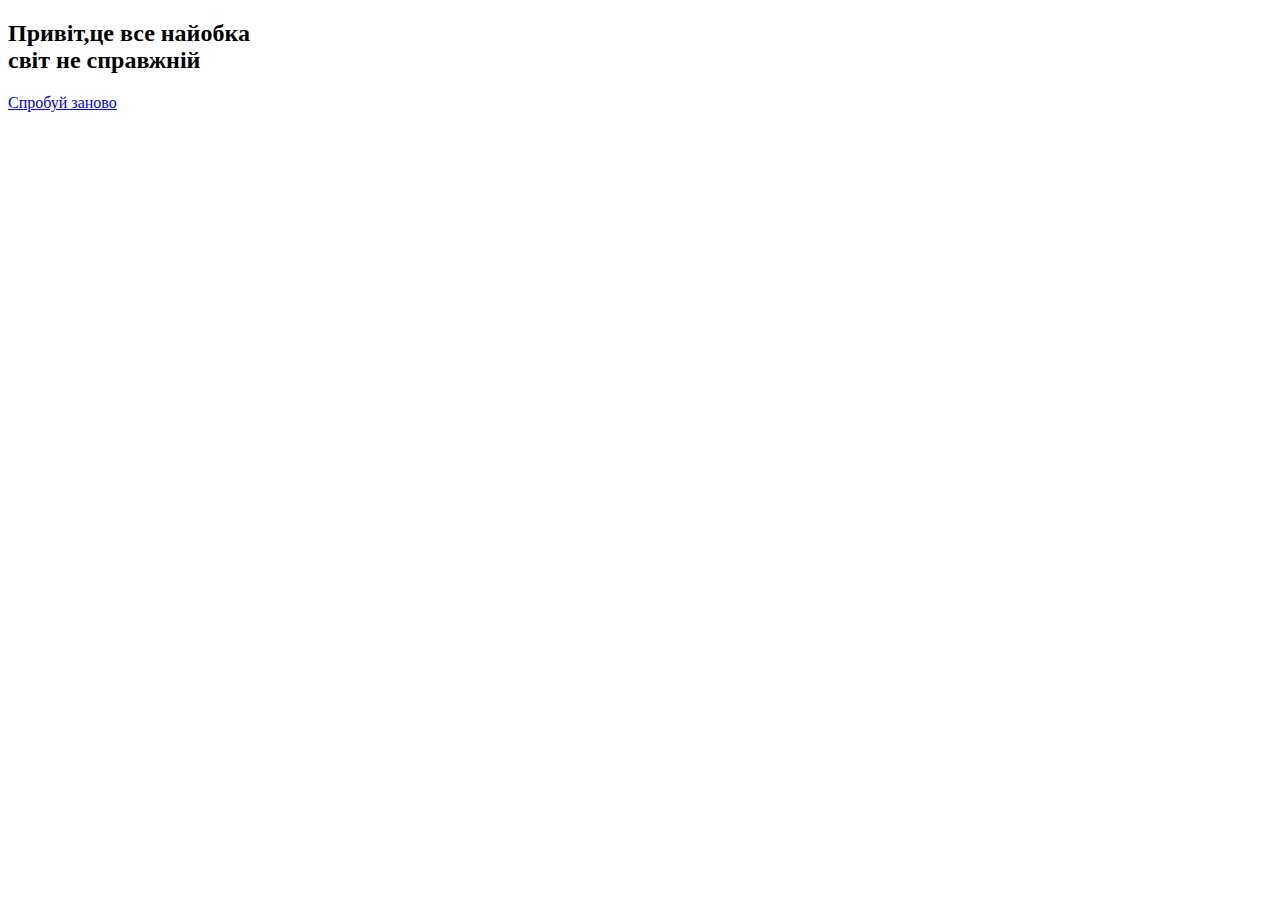
<file: index.html>
<!DOCTYPE html>
<html lang="en">
<head>
    <meta charset="UTF-8">
    <meta name="viewport" content="width=device-width, initial-scale=1.0">
    <title>Document</title>
</head>
<body>
    <div class="wrapper">
        <h2 class="hello">Привіт,це все найобка <br>світ не справжній</h2>
        <div class="btn"><a href="./about.html" class="button">Спробуй заново</a></div>
    </div>
</body>
</html>
</file>
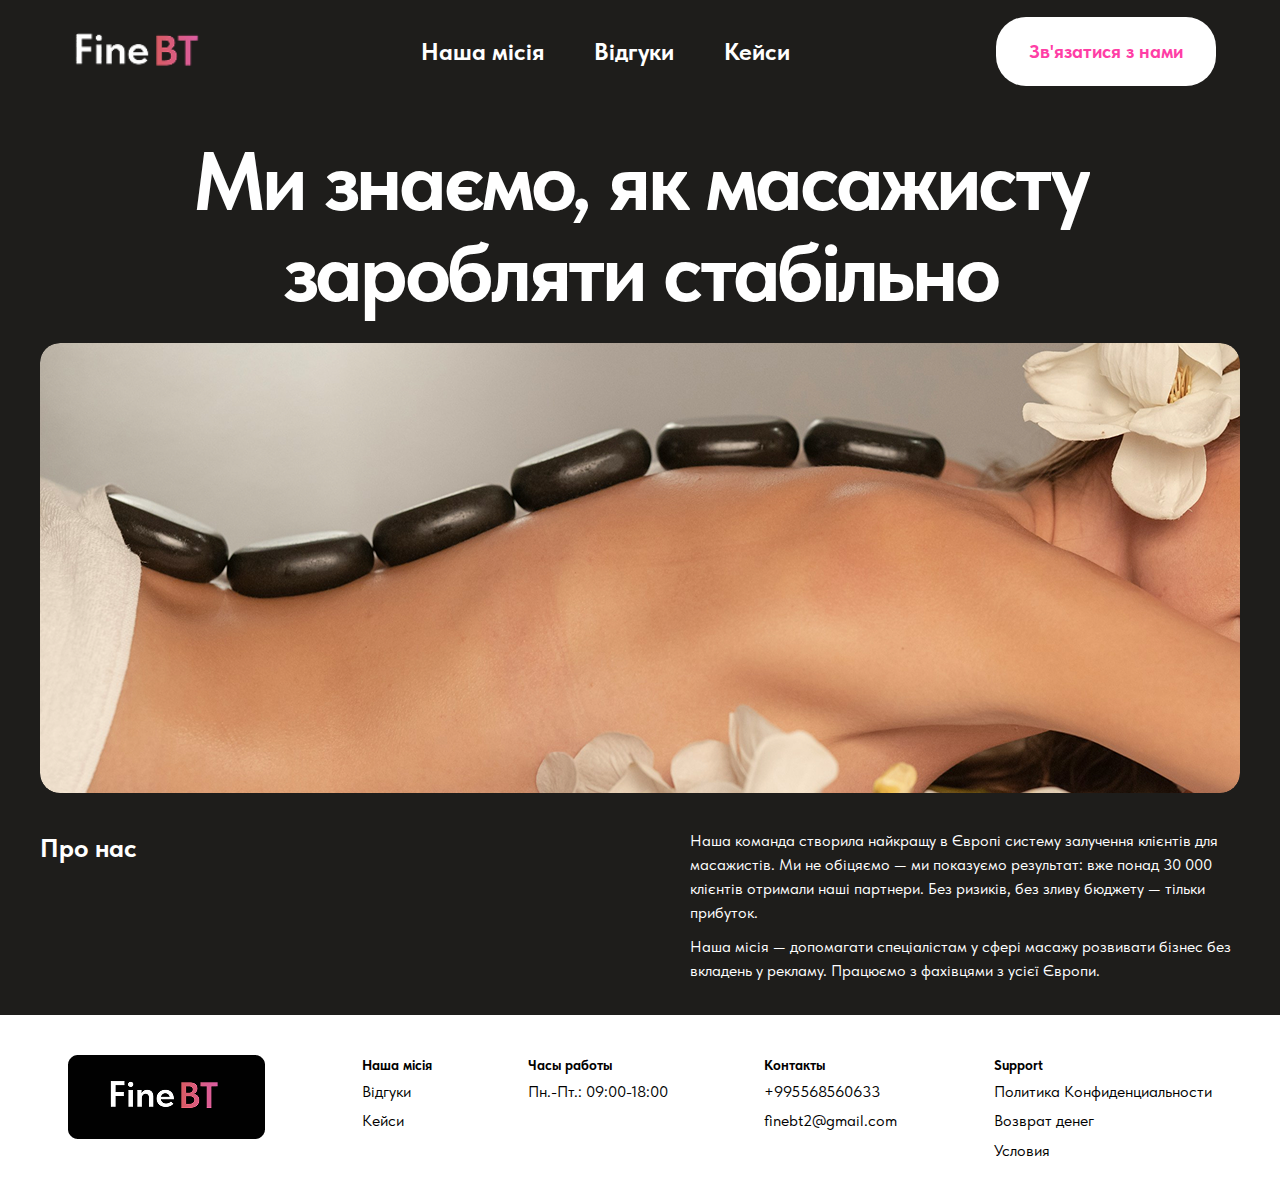
<file: about.html>
<!DOCTYPE html>
<html lang="en">
    <head>
        <meta charset="UTF-8">
        <link rel="preconnect" href="https://fonts.googleapis.com">
        <link rel="preconnect" href="https://fonts.googleapis.com">
        <link rel="preconnect" href="https://fonts.gstatic.com" crossorigin>
        <link href="https://fonts.googleapis.com/css2?family=Montserrat:ital,wght@0,100..900;1,100..900&display=swap" rel="stylesheet">   <meta name="viewport" content="width=device-width, initial-scale=1.0">
        <link href="https://fonts.googleapis.com/css2?family=Inter+Tight:ital,wght@0,100..900;1,100..900&family=Inter:ital,opsz,wght@0,14..32,100..900;1,14..32,100..900&display=swap" rel="stylesheet">
        <link rel="stylesheet" href="css/main.css">
        <link rel="stylesheet" href="css/media.css">
        <title></title>
    </head>
<body>
    <div class="wrapper">
        <header class="header">
            <div class="header__container">
                <div class="header__body">
                    <a href="#">
                        <img src="./images/logo.png" alt="">
                      </a>
                      <nav class="header__nav">
                        
                        <input id="burger-toggle" type="checkbox">
                        <label for="burger-toggle">
                          <span></span>
                        </label>
                        <ul class="header__list">
                          <li class="header__li">
                            <a href="/" class="header__link">Наша місія</a>
                          </li>
                          <li class="header__li">
                            <a href="/" class="header__link">Відгуки</a>
                          </li>
                          <li class="header__li">
                            <a href="/" class="header__link">Кейси</a>
                          </li>
                        </ul>
                      </nav>
                      <div class="header__button"><a href="" class="header__btn">Зв'язатися з нами</a></div>

                </div>
                
                </div>
            </div>
        </header>
        <section class="main-finance-section">
          <div class="main-finance-section__container _container">
            <h1 class="main-finance-section__title">
              Ми знаємо, як масажисту <br> заробляти стабільно
            </h1>
            <div class="main-finance-section__image-wrap">
              <img src="./images/about-man.png" alt="Businessman reading news" class="main-finance-section__img">
            </div>
            <div class="main-finance-section__about">
              <h2 class="main-finance-section__about-title">Про нас</h2>
              <div class="main-finance-section__about-textBlock">
                <p class="main-finance-section__about-text">
                  Наша команда створила найкращу в Європі систему залучення клієнтів для масажистів. Ми не обіцяємо — ми показуємо результат: вже понад 30 000 клієнтів отримали наші партнери. Без ризиків, без зливу бюджету — тільки прибуток.
                </p>
                <p class="main-finance-section__about-text">
                  Наша місія — допомагати спеціалістам у сфері масажу розвивати бізнес без вкладень у рекламу.
                  Працюємо з фахівцями з усієї Європи.                 </p>
              </div>
            </div>
          </div>
        </section>
        <footer class="footer">
          <div class="footer__container _container">
            <div class="footer__body">
                    <div class="logo">
                <img src="./images/logo2.png" alt="">
              </div>
              <ul class="footer__company-list">
                <h4 class="footer__subtitle">Наша місія</h4>
                <li><a href="" class="footer__link">Відгуки</a></li>
                <li><a href="" class="footer__link">Кейси</a></li>
              </ul>
              <ul class="footer__company-list">
                <h4 class="footer__subtitle">Часы работы</h4>
                <li><a href="" class="footer__link">Пн.-Пт.: 09:00-18:00</a></li>
              </ul>
                    <ul class="footer__company-list">
                <h4 class="footer__subtitle">Контакты</h4>
                <li><a href="tel:+995568560633" class="footer__link">+995568560633</a></li>
                <li><a href="mailto:finebt2@gmail.com" class="footer__link">finebt2@gmail.com</a></li>
              </ul>
              <ul class="footer__contact-list">
                <h4 class="footer__subtitle">Support</h4>
                <li><a href="./privacy-policy.html" class="footer__link">Политика Конфиденциальности</a></li>
                <li><a href="./cash.html" class="footer__link">Возврат денег</a></li>
                  <li><a href="./delivery.html" class="footer__link">Условия</a></li>
                </ul>
            </div>
          </div>
        </footer>
    </div>
</body>
</html>
</file>
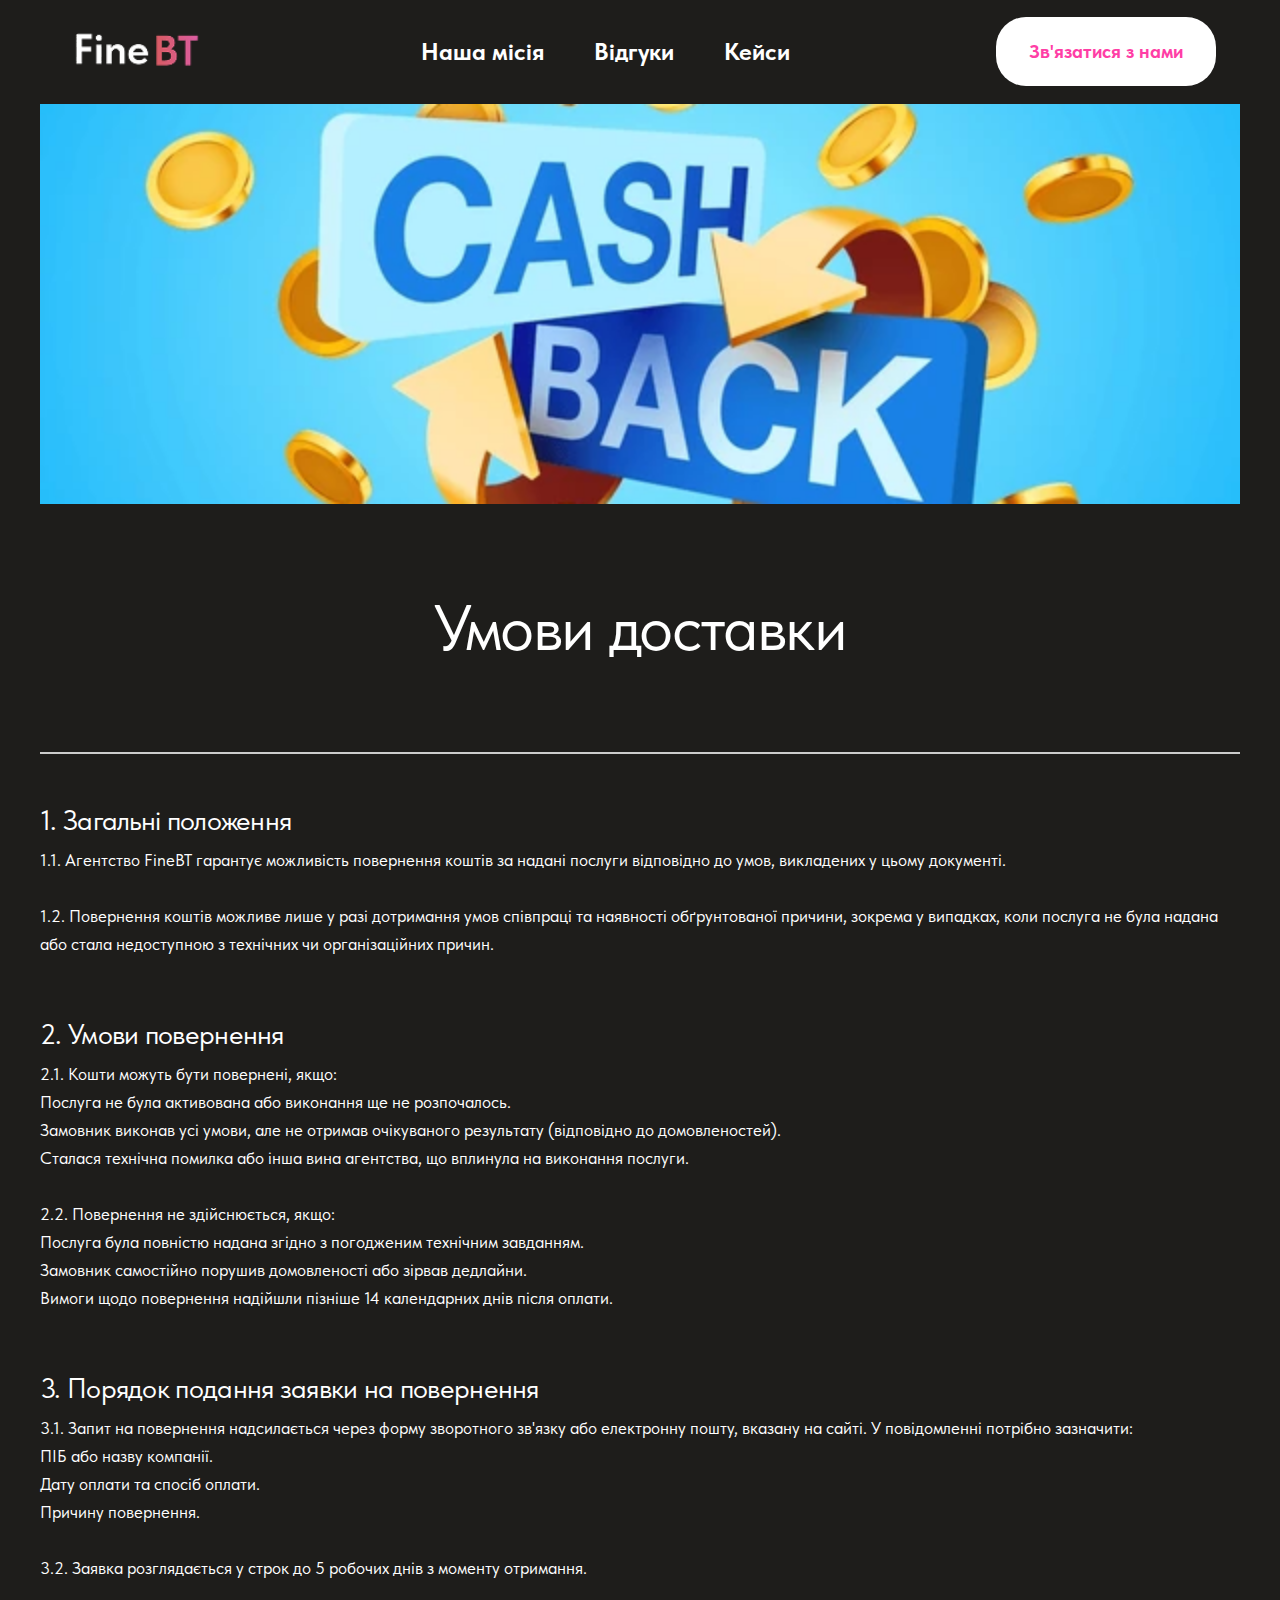
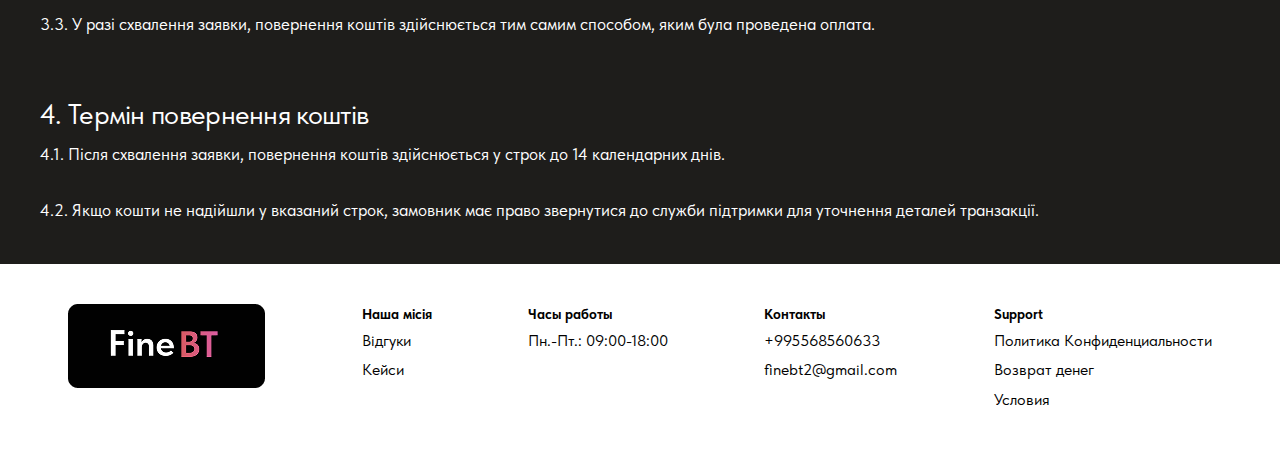
<file: cash.html>
<!DOCTYPE html>
<html lang="en">

<head>
	<title>Delivery</title>
	<meta charset="UTF-8">
	<meta name="format-detection" content="telephone=no">
	<!-- <style>body{opacity: 0;}</style> -->	<link rel="stylesheet" href="css/main.css">	<!-- <meta name="robots" content="noindex, nofollow"> -->
	<meta name="viewport" content="width=device-width, initial-scale=1.0">
	<link href="https://fonts.googleapis.com/css2?family=Inter+Tight:ital,wght@0,100..900;1,100..900&family=Inter:ital,opsz,wght@0,14..32,100..900;1,14..32,100..900&display=swap" rel="stylesheet">
	<link rel="stylesheet" href="css/main.css">
    <link rel="stylesheet" href="css/media.css">
</head>

<body>
	<div class="wrapper">
		<header class="header">
            <div class="header__container">
				<div class="header__body">
					<a href="#">
						<img src="./images/logo.png" alt="">
					  </a>
					  <nav class="header__nav">
						
						<input id="burger-toggle" type="checkbox">
						<label for="burger-toggle">
						  <span></span>
						</label>
						<ul class="header__list">
						  <li class="header__li">
							<a href="/" class="header__link">Наша місія</a>
						  </li>
						  <li class="header__li">
							<a href="/" class="header__link">Відгуки</a>
						  </li>
						  <li class="header__li">
							<a href="/" class="header__link">Кейси</a>
						  </li>
						</ul>
					  </nav>
					  <div class="header__button"><a href="" class="header__btn">Зв'язатися з нами</a></div>

				</div>
				
                </div>
            </div>
        </header>
		<section class="privacy">
			
			<div class="privacy__container _container">
				<div class="privacy__body">
					<div class="privacy__image">
						<img src="./images/cash.png" alt="Image">
					</div>
					<h2 class="privacy__title">Умови доставки</h2>
					<div class="privacy__line"></div>
					<div class="privacy__column">
						<div class="privacy__item item">
							<h4 class="item__title">1. Загальні положення</h4>
							<p class="item__text">
								1.1. Агентство FineBT гарантує можливість повернення коштів за надані послуги відповідно до умов, викладених у цьому документі.
<br>
<br>
								1.2. Повернення коштів можливе лише у разі дотримання умов співпраці та наявності обґрунтованої причини, зокрема у випадках, коли послуга не була надана або стала недоступною з технічних чи організаційних причин.
						
								</p>
						</div>
						<div class="privacy__item item">
							<h4 class="item__title">2. Умови повернення</h4>
							<p class="item__text">
								2.1. Кошти можуть бути повернені, якщо:
								<br>

								Послуга не була активована або виконання ще не розпочалось.
								<br>

								Замовник виконав усі умови, але не отримав очікуваного результату (відповідно до домовленостей).
								<br>
								Сталася технічна помилка або інша вина агентства, що вплинула на виконання послуги.
								<br>
								<br>
								2.2. Повернення не здійснюється, якщо:
								<br>
								Послуга була повністю надана згідно з погодженим технічним завданням.
								<br>
								Замовник самостійно порушив домовленості або зірвав дедлайни.
								<br>
								Вимоги щодо повернення надійшли пізніше 14 календарних днів після оплати.
								</p>
						</div>
						<div class="privacy__item item">
							<h4 class="item__title">3. Порядок подання заявки на повернення</h4>
							<p class="item__text">
								3.1. Запит на повернення надсилається через форму зворотного зв'язку або електронну пошту, вказану на сайті. У повідомленні потрібно зазначити:
<br>
ПІБ або назву компанії.
<br>

Дату оплати та спосіб оплати.
<br>

Причину повернення.
<br>
<br>

3.2. Заявка розглядається у строк до 5 робочих днів з моменту отримання.
<br>
<br>

3.3. У разі схвалення заявки, повернення коштів здійснюється тим самим способом, яким була проведена оплата.


							</p>
						</div>
						<div class="privacy__item item">
							<h4 class="item__title">4. Термін повернення коштів</h4>
							<p class="item__text">4.1. Після схвалення заявки, повернення коштів здійснюється у строк до 14 календарних днів.
<br>
<br>
								4.2. Якщо кошти не надійшли у вказаний строк, замовник має право звернутися до служби підтримки для уточнення деталей транзакції.</p>
						</div>
					</div>
				</div>
			</div>
		</section>	
		<footer class="footer">
			<div class="footer__container _container">
				<div class="footer__body">
		            <div class="logo">
						<img src="./images/logo2.png" alt="">
					</div>
					<ul class="footer__company-list">
						<h4 class="footer__subtitle">Наша місія</h4>
						<li><a href="" class="footer__link">Відгуки</a></li>
						<li><a href="" class="footer__link">Кейси</a></li>
					</ul>
					<ul class="footer__company-list">
						<h4 class="footer__subtitle">Часы работы</h4>
						<li><a href="" class="footer__link">Пн.-Пт.: 09:00-18:00</a></li>
					</ul>
		          	<ul class="footer__company-list">
						<h4 class="footer__subtitle">Контакты</h4>
						<li><a href="tel:+995568560633" class="footer__link">+995568560633</a></li>
						<li><a href="mailto:finebt2@gmail.com" class="footer__link">finebt2@gmail.com</a></li>
					</ul>
					<ul class="footer__contact-list">
						<h4 class="footer__subtitle">Support</h4>
						<li><a href="./privacy-policy.html" class="footer__link">Политика Конфиденциальности</a></li>
						<li><a href="./cash.html" class="footer__link">Возврат денег</a></li>
		    			<li><a href="./delivery.html" class="footer__link">Условия</a></li>
		    		</ul>
				</div>
			</div>
		</footer>
	</div>
</body>

</html>
</file>
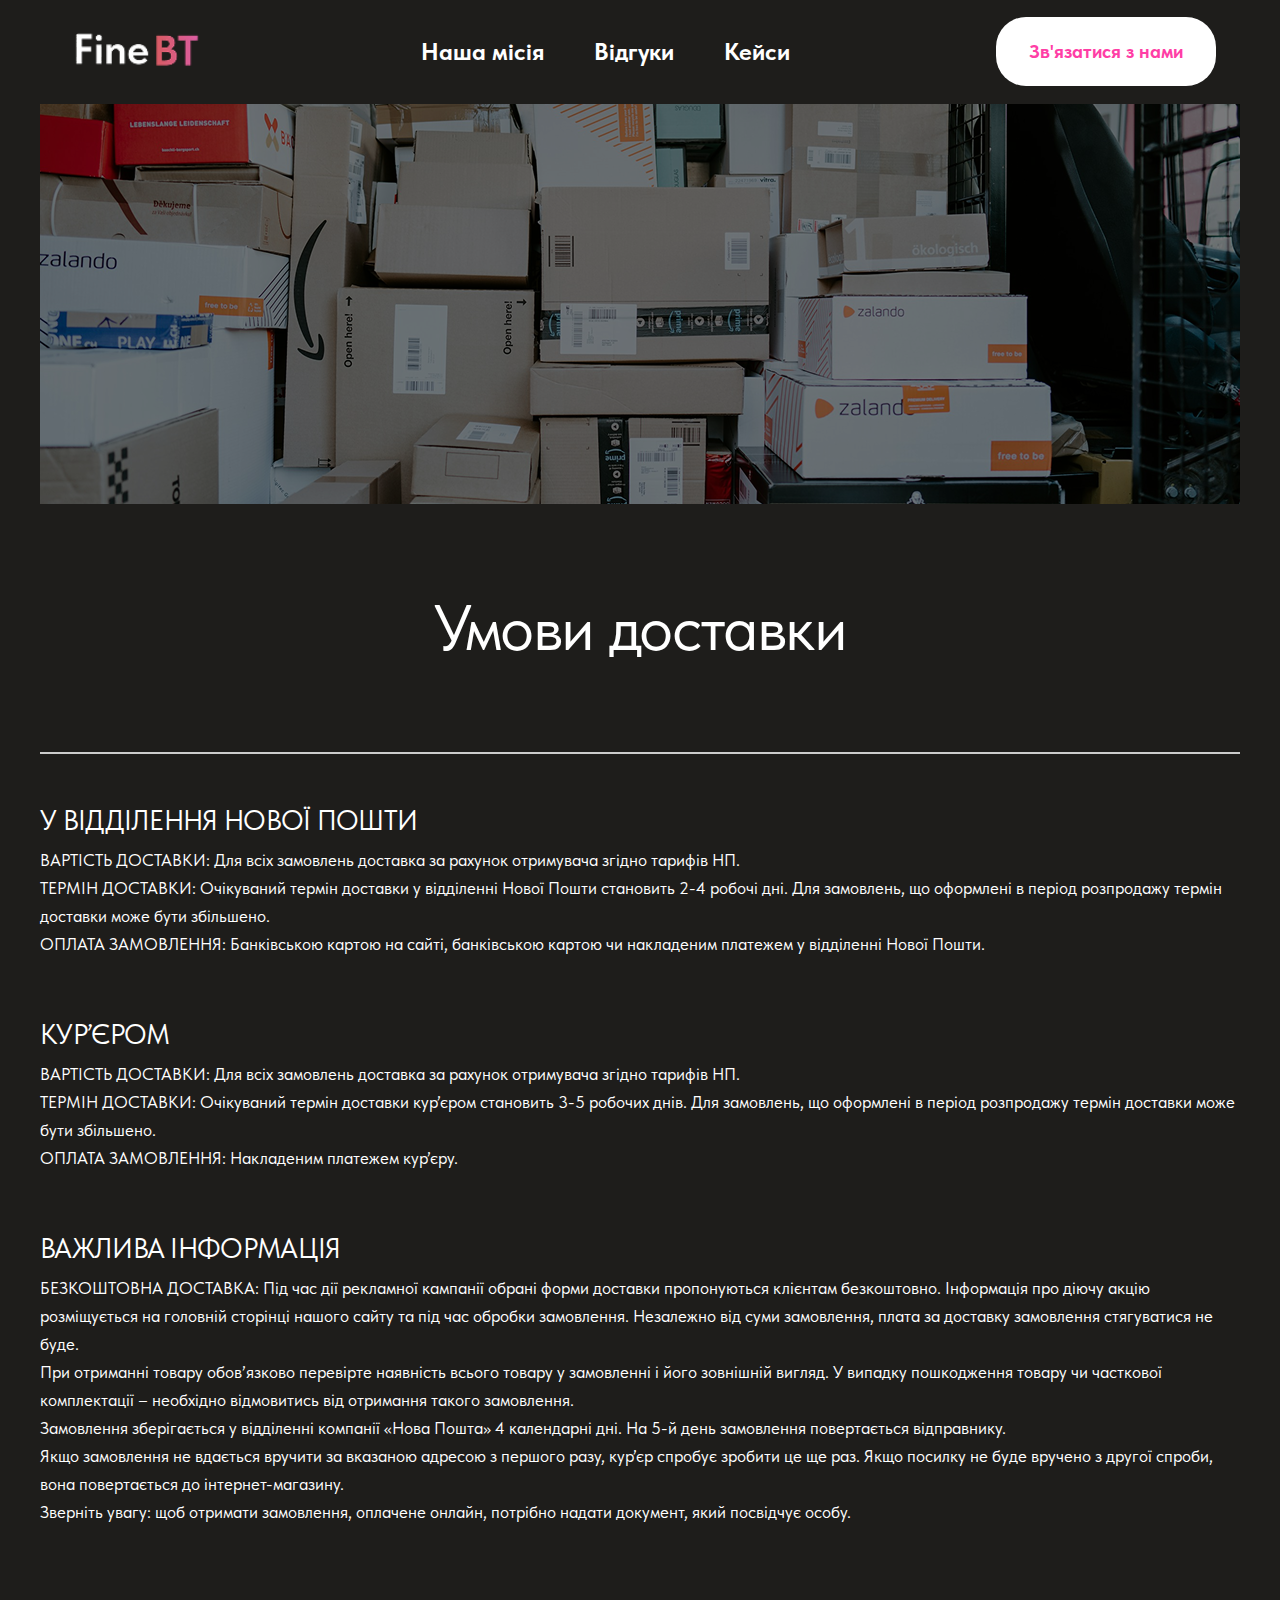
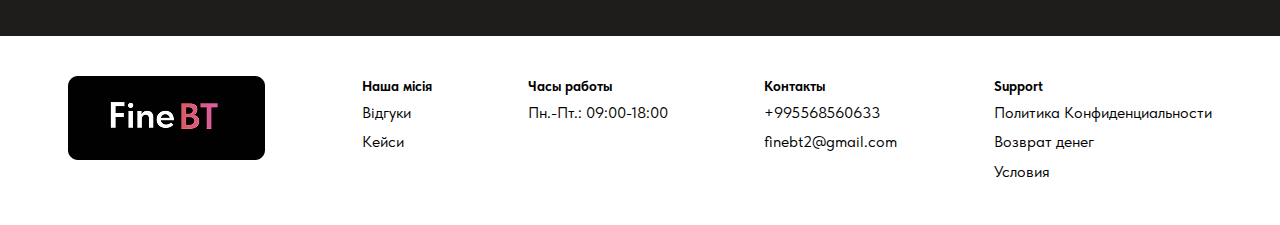
<file: delivery.html>
<!DOCTYPE html>
<html lang="en">

<head>
	<title>Delivery</title>
	<meta charset="UTF-8">
	<meta name="format-detection" content="telephone=no">
	<!-- <style>body{opacity: 0;}</style> -->	<link rel="stylesheet" href="css/main.css">	<!-- <meta name="robots" content="noindex, nofollow"> -->
	<meta name="viewport" content="width=device-width, initial-scale=1.0">
	<link href="https://fonts.googleapis.com/css2?family=Inter+Tight:ital,wght@0,100..900;1,100..900&family=Inter:ital,opsz,wght@0,14..32,100..900;1,14..32,100..900&display=swap" rel="stylesheet">
	<link rel="stylesheet" href="css/main.css">
    <link rel="stylesheet" href="css/media.css">
</head>

<body>
	<div class="wrapper">
		<header class="header">
            <div class="header__container">
				<div class="header__body">
					<a href="#">
						<img src="./images/logo.png" alt="">
					  </a>
					  <nav class="header__nav">
						
						<input id="burger-toggle" type="checkbox">
						<label for="burger-toggle">
						  <span></span>
						</label>
						<ul class="header__list">
						  <li class="header__li">
							<a href="/" class="header__link">Наша місія</a>
						  </li>
						  <li class="header__li">
							<a href="/" class="header__link">Відгуки</a>
						  </li>
						  <li class="header__li">
							<a href="/" class="header__link">Кейси</a>
						  </li>
						</ul>
					  </nav>
					  <div class="header__button"><a href="" class="header__btn">Зв'язатися з нами</a></div>

				</div>
				
                </div>
            </div>
        </header>
		<section class="privacy">
			
			<div class="privacy__container _container">
				<div class="privacy__body">
					<div class="privacy__image">
						<img src="./images/delivery.png" alt="Image">
					</div>
					<h2 class="privacy__title">Умови доставки</h2>
					<div class="privacy__line"></div>
					<div class="privacy__column">
						<div class="privacy__item item">
							<h4 class="item__title">У ВІДДІЛЕННЯ НОВОЇ ПОШТИ</h4>
							<p class="item__text">ВАРТІСТЬ ДОСТАВКИ: Для всіх замовлень доставка за рахунок отримувача згідно тарифів НП.
<br>
								ТЕРМІН ДОСТАВКИ: Очікуваний термін доставки у відділенні Нової Пошти становить 2-4 робочі дні. Для замовлень, що оформлені в період розпродажу термін доставки може бути збільшено.
								<br>
								ОПЛАТА ЗАМОВЛЕННЯ: Банківською картою на сайті, банківською картою чи накладеним платежем у відділенні Нової Пошти.</p>
						</div>
						<div class="privacy__item item">
							<h4 class="item__title">КУР’ЄРОМ</h4>
							<p class="item__text">ВАРТІСТЬ ДОСТАВКИ: Для всіх замовлень доставка за рахунок отримувача згідно тарифів НП.
<br>
								ТЕРМІН ДОСТАВКИ: Очікуваний термін доставки кур’єром становить 3-5 робочих днів. Для замовлень, що оформлені в період розпродажу термін доставки може бути збільшено.
								<br>
								ОПЛАТА ЗАМОВЛЕННЯ: Накладеним платежем кур’єру.</p>
						</div>
						<div class="privacy__item item">
							<h4 class="item__title">ВАЖЛИВА ІНФОРМАЦІЯ</h4>
							<p class="item__text">
								БЕЗКОШТОВНА ДОСТАВКА: Під час дії рекламної кампанії обрані форми доставки пропонуються клієнтам безкоштовно. Інформація про діючу акцію розміщується на головній сторінці нашого сайту та під час обробки замовлення. Незалежно від суми замовлення, плата за доставку замовлення стягуватися не буде.
								<br>
								При отриманні товару обов’язково перевірте наявність всього товару у замовленні і його зовнішній вигляд. У випадку пошкодження товару чи часткової комплектації – необхідно відмовитись від отримання такого замовлення.
								<br>
								Замовлення зберігається у відділенні компанії «Нова Пошта» 4 календарні дні. На 5-й день замовлення повертається відправнику.
								<br>
								Якщо замовлення не вдається вручити за вказаною адресою з першого разу, кур’єр спробує зробити це ще раз. Якщо посилку не буде вручено з другої спроби, вона повертається до інтернет-магазину.
								<br>
								Зверніть увагу: щоб отримати замовлення, оплачене онлайн, потрібно надати документ, який посвідчує особу.
								
								</p>
						</div>
						<div class="privacy__item item">
							<h4 class="item__title"></h4>
							<p class="item__text"></p>
						</div>
					</div>
				</div>
			</div>
		</section>	
		<footer class="footer">
			<div class="footer__container _container">
				<div class="footer__body">
		            <div class="logo">
						<img src="./images/logo2.png" alt="">
					</div>
					<ul class="footer__company-list">
						<h4 class="footer__subtitle">Наша місія</h4>
						<li><a href="" class="footer__link">Відгуки</a></li>
						<li><a href="" class="footer__link">Кейси</a></li>
					</ul>
					<ul class="footer__company-list">
						<h4 class="footer__subtitle">Часы работы</h4>
						<li><a href="" class="footer__link">Пн.-Пт.: 09:00-18:00</a></li>
					</ul>
		          	<ul class="footer__company-list">
						<h4 class="footer__subtitle">Контакты</h4>
						<li><a href="tel:+995568560633" class="footer__link">+995568560633</a></li>
						<li><a href="mailto:finebt2@gmail.com" class="footer__link">finebt2@gmail.com</a></li>
					</ul>
					<ul class="footer__contact-list">
						<h4 class="footer__subtitle">Support</h4>
						<li><a href="./privacy-policy.html" class="footer__link">Политика Конфиденциальности</a></li>
						<li><a href="./cash.html" class="footer__link">Возврат денег</a></li>
		    			<li><a href="./delivery.html" class="footer__link">Условия</a></li>
		    		</ul>
				</div>
			</div>
		</footer>
	</div>
</body>

</html>
</file>
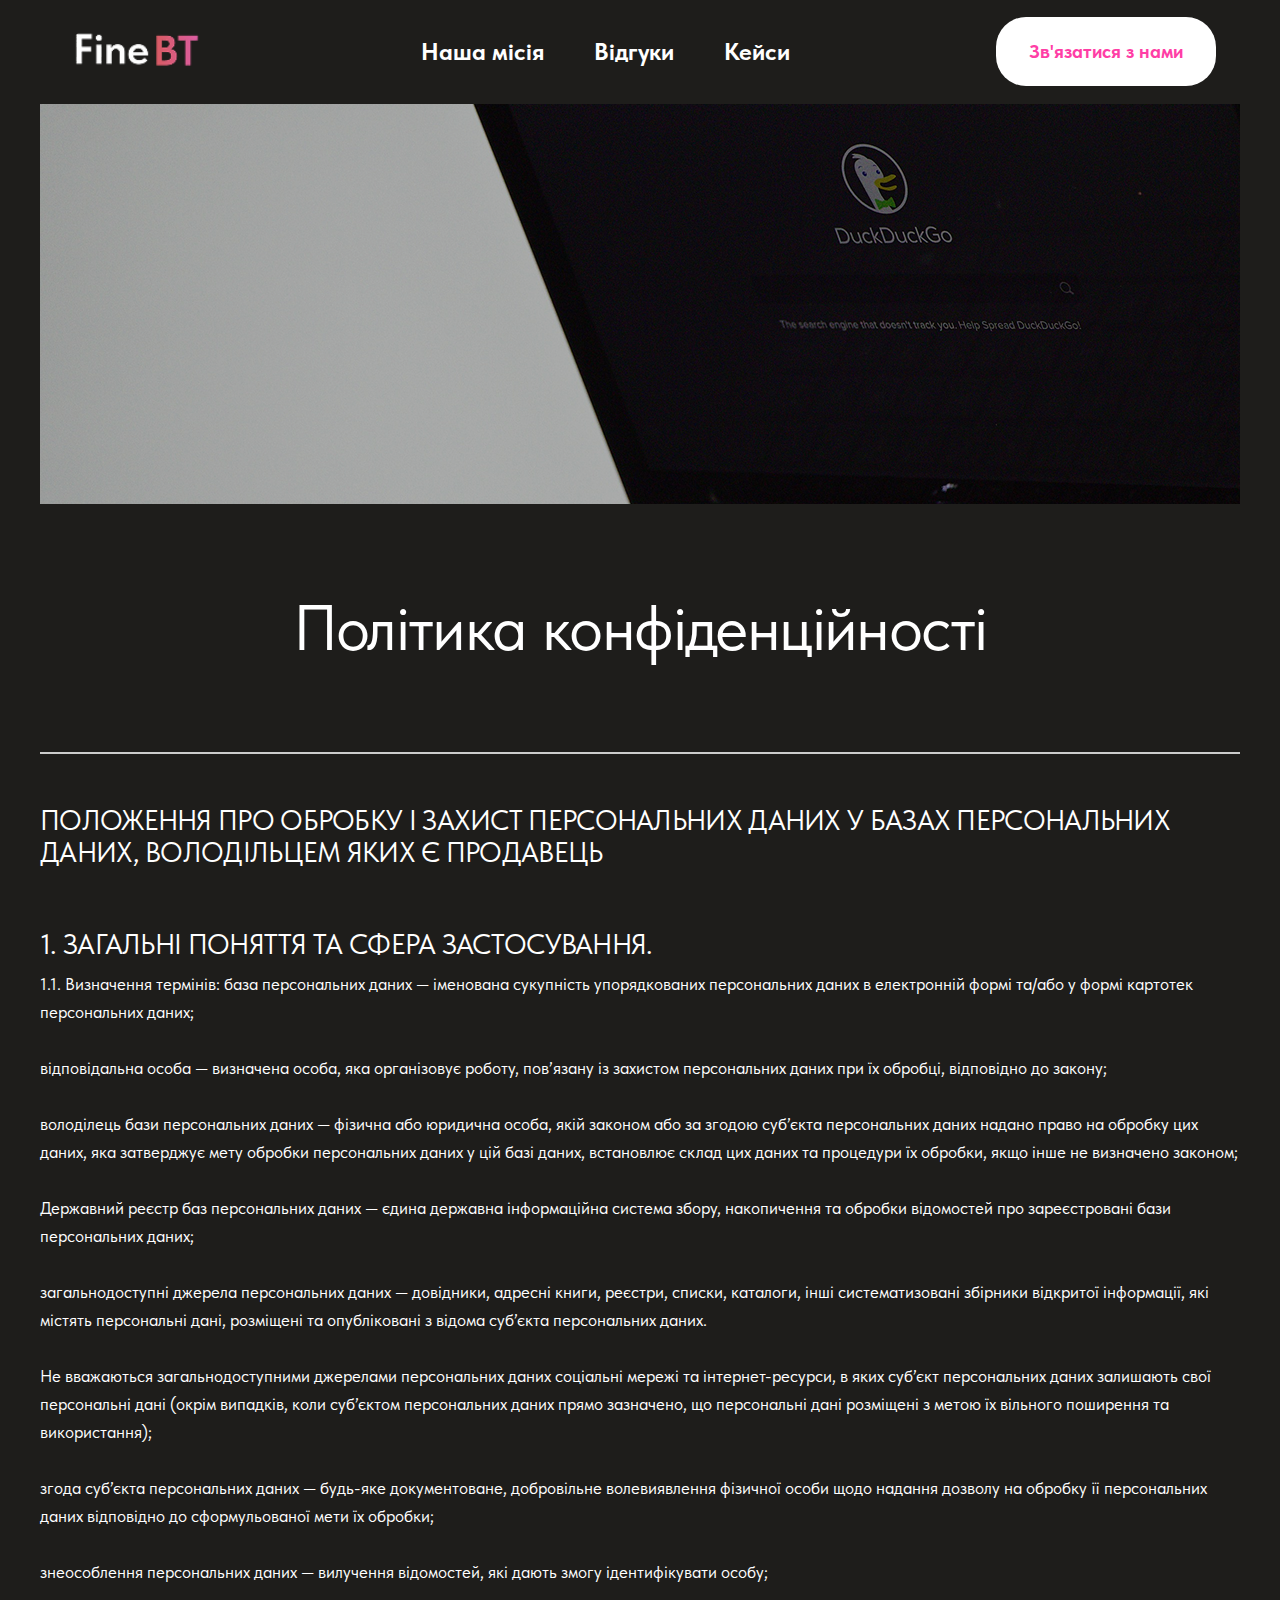
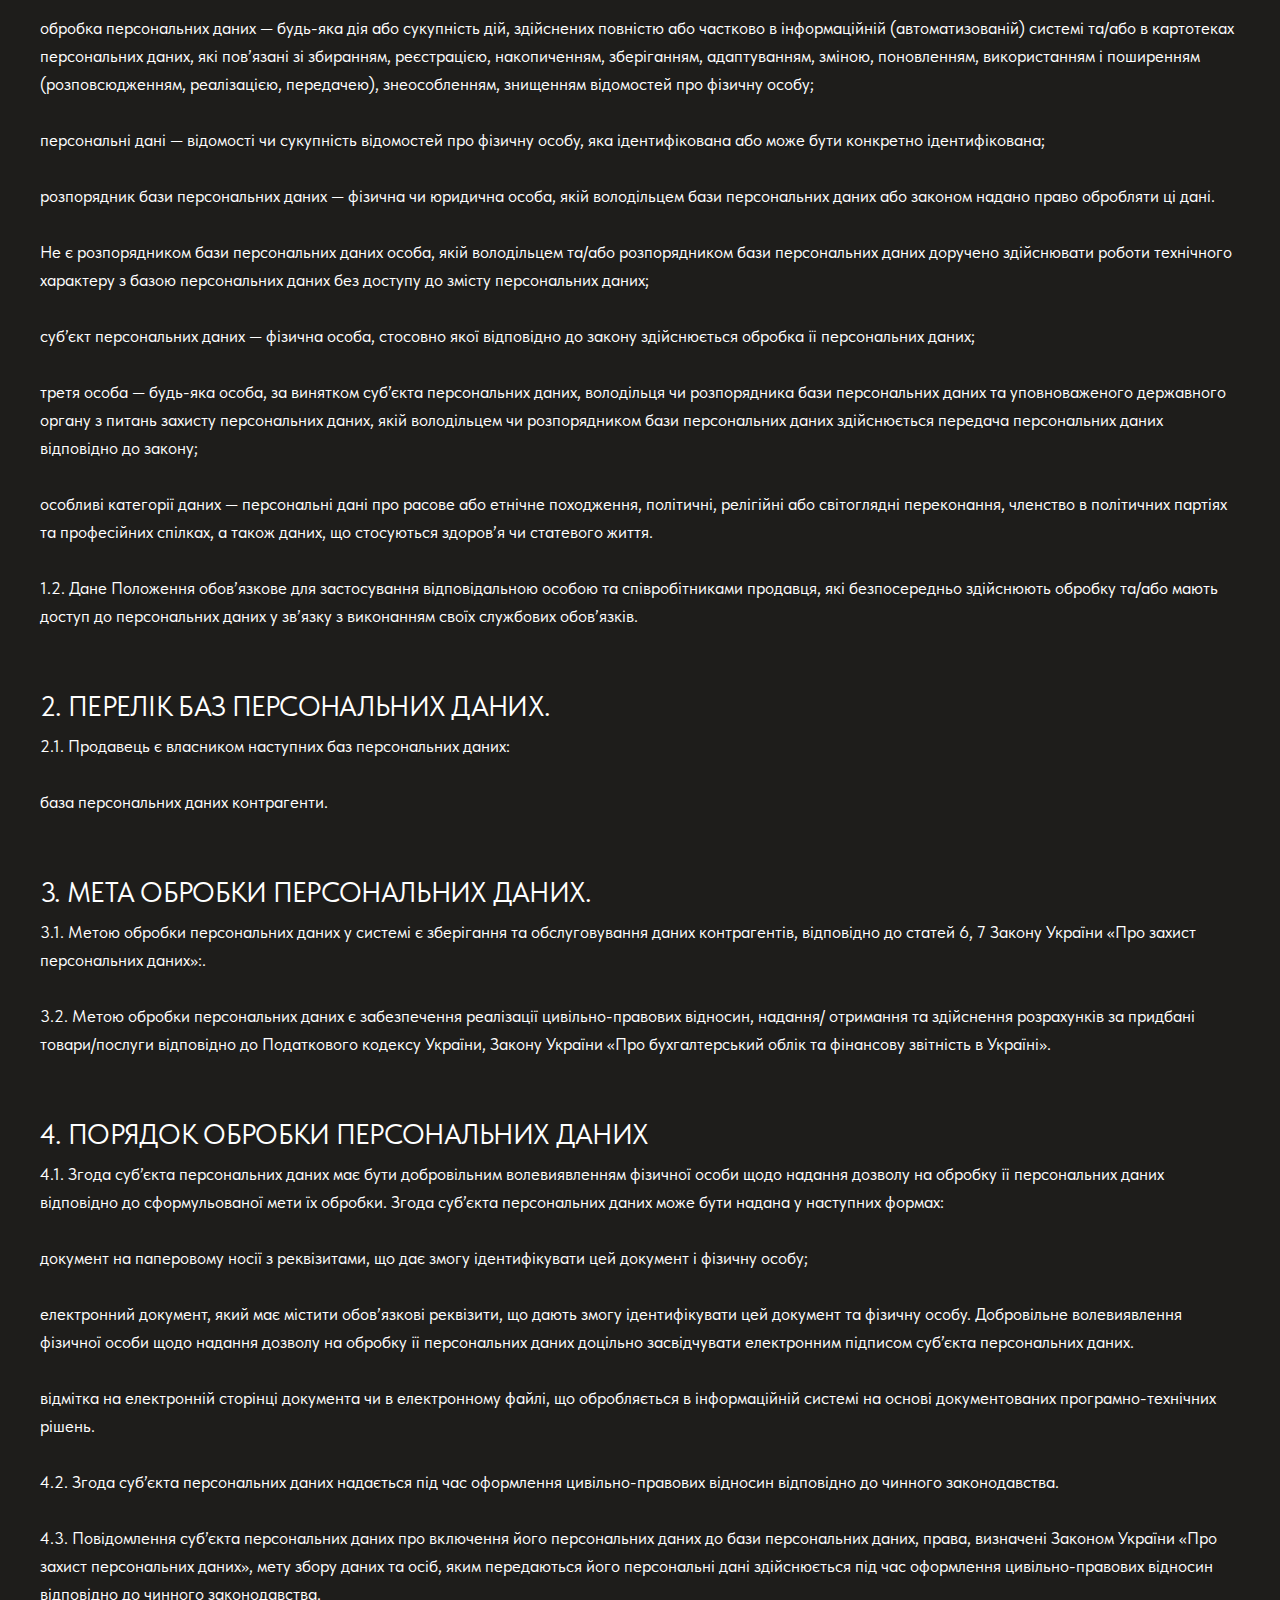
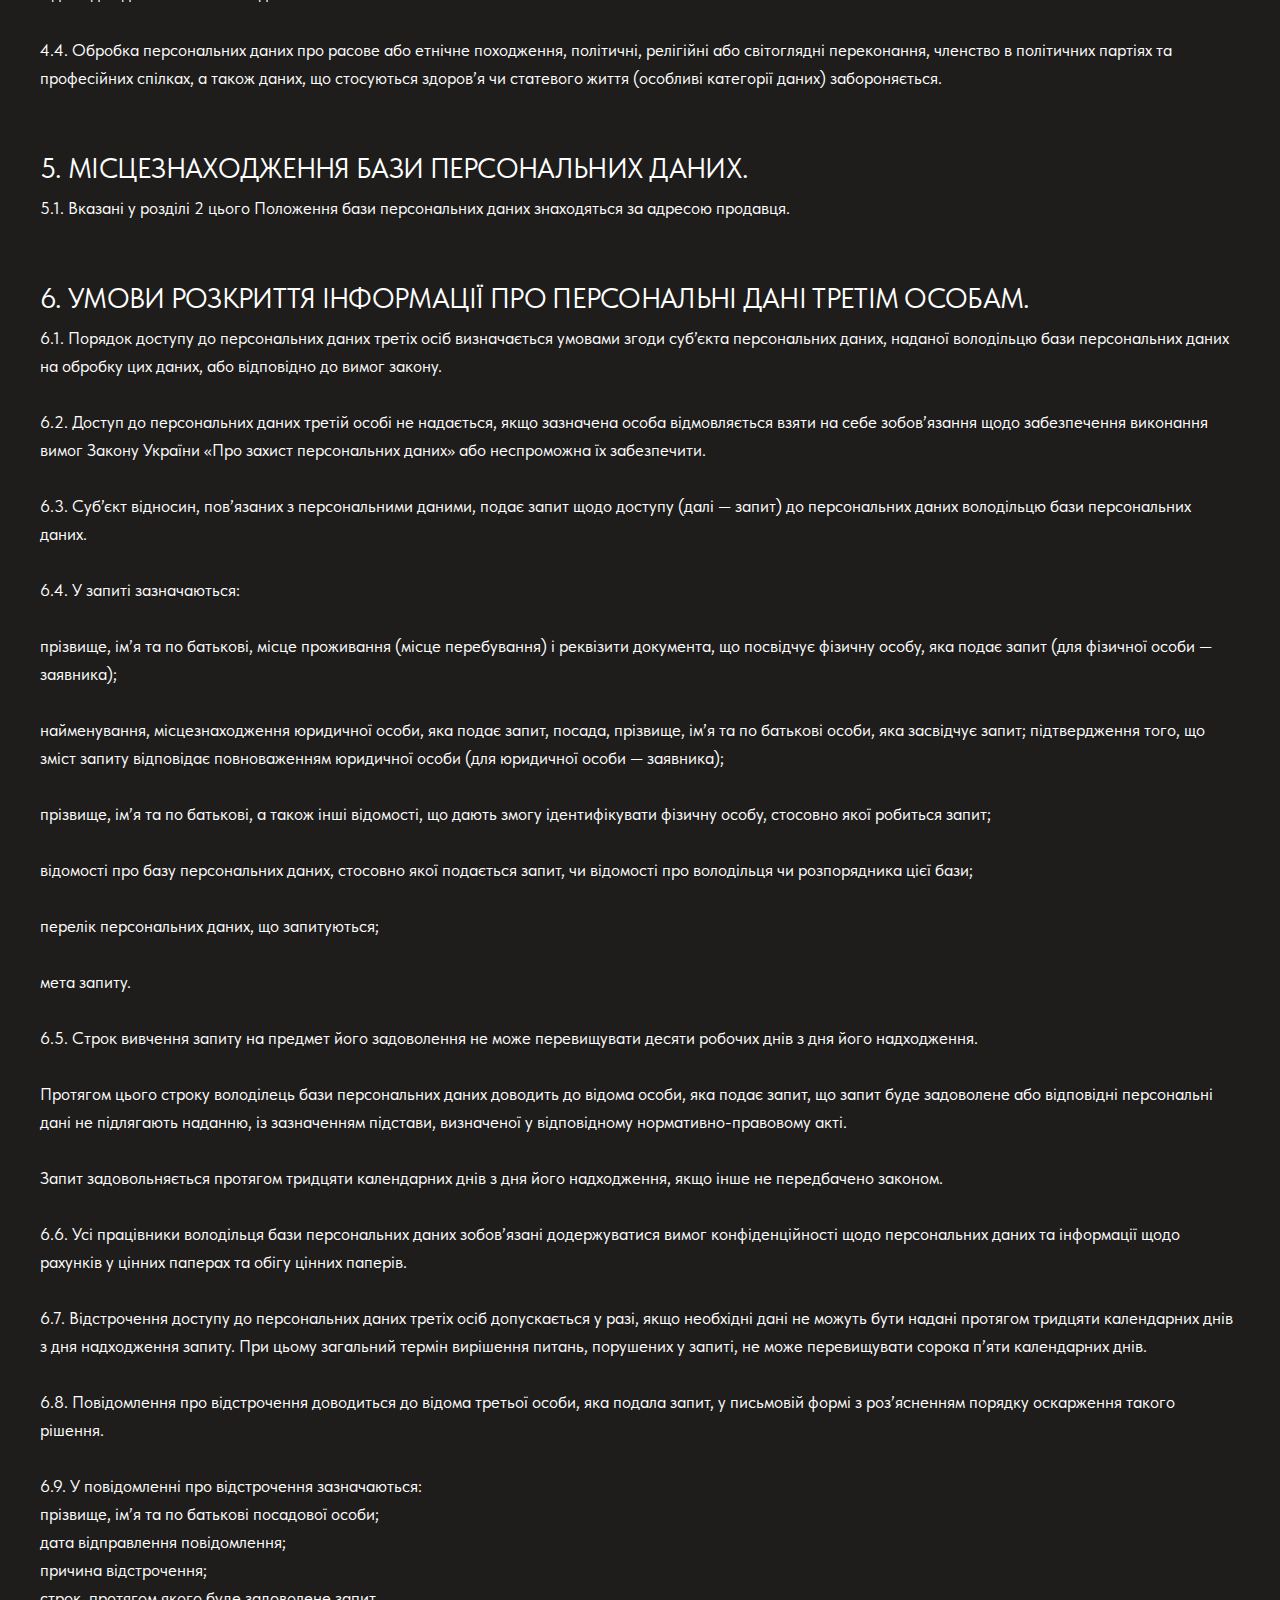
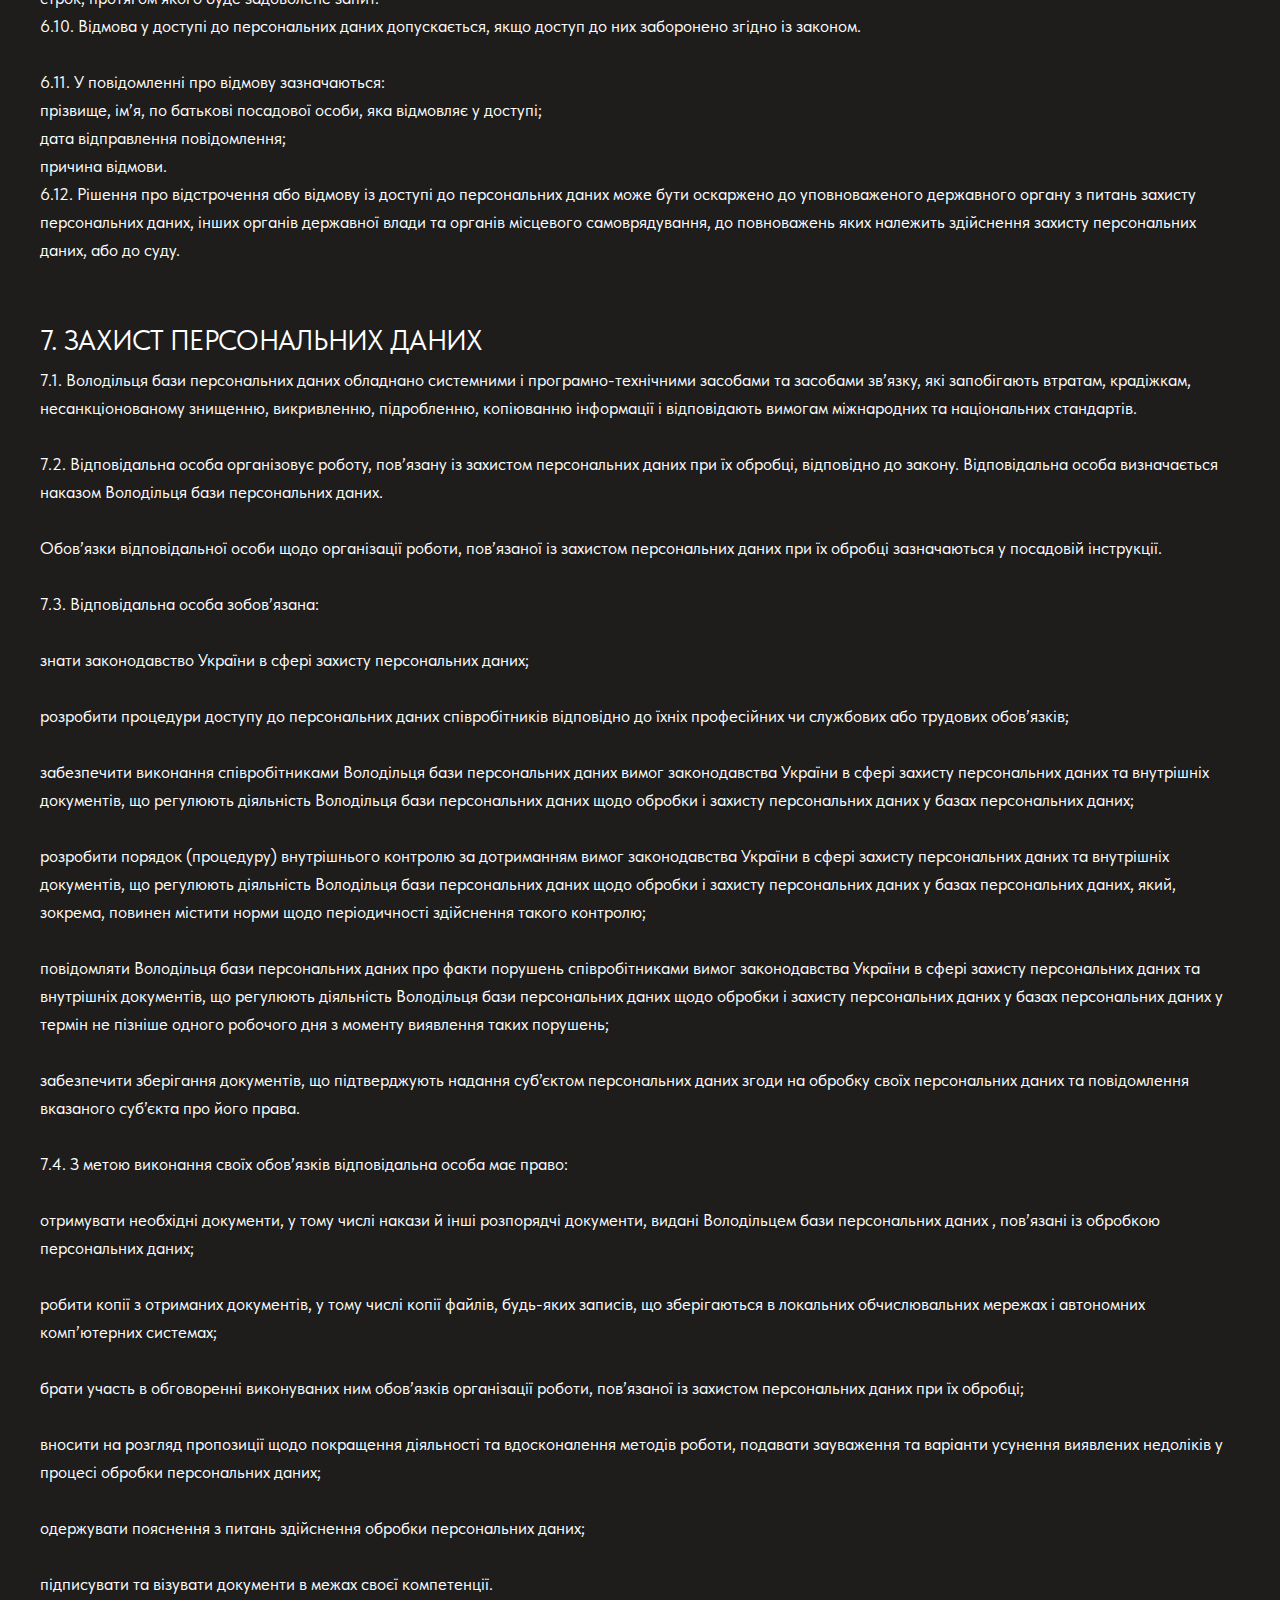
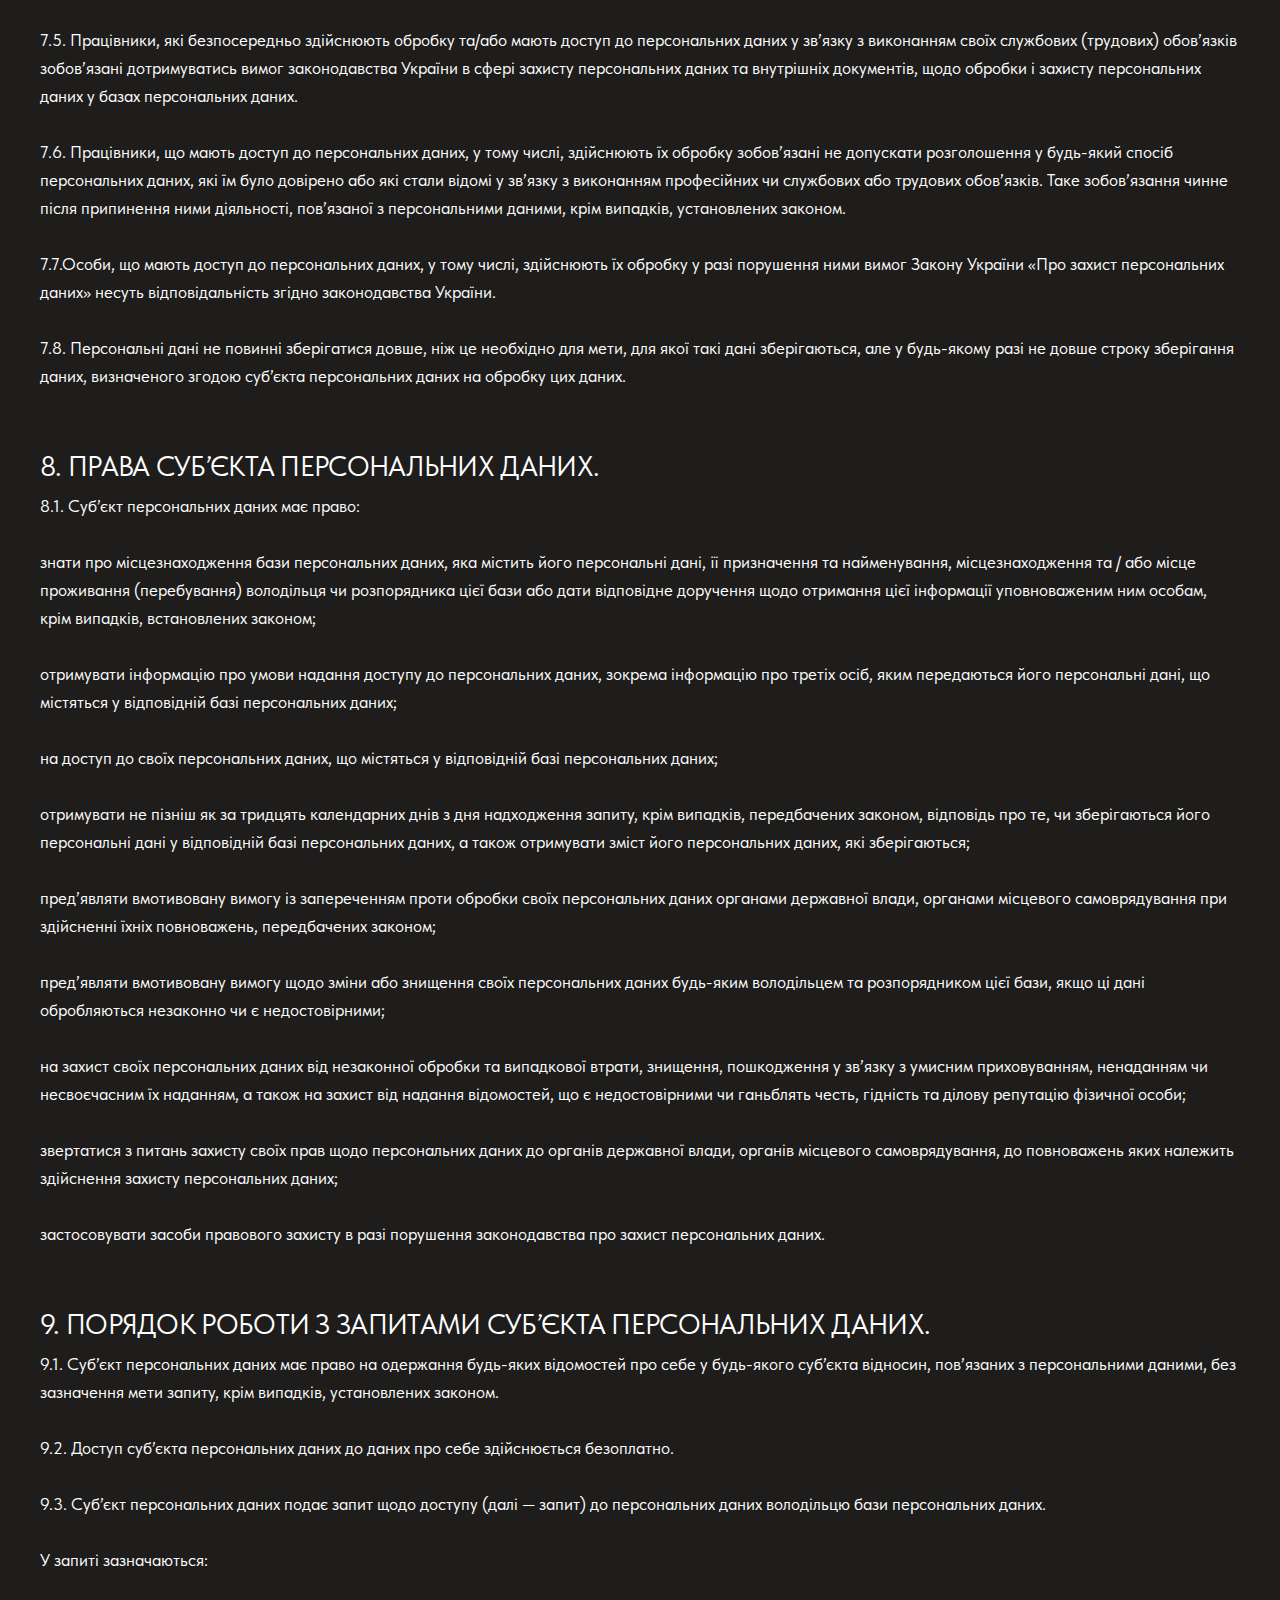
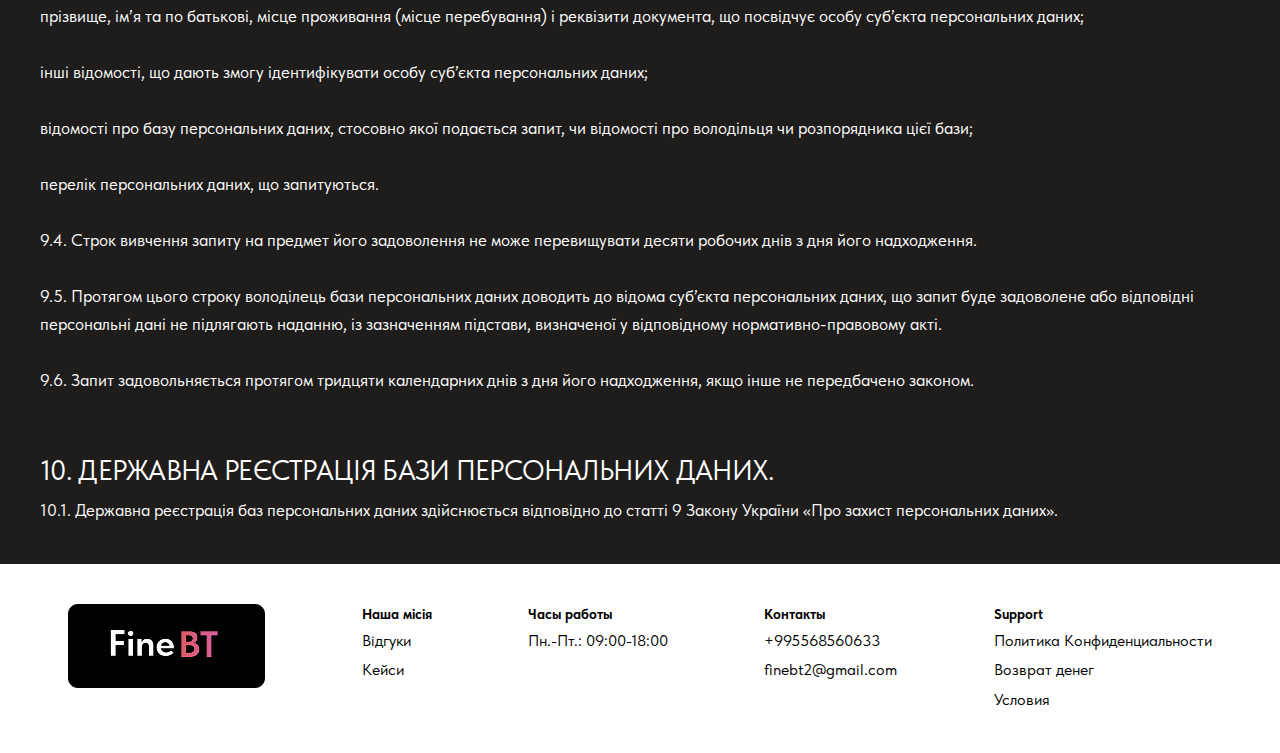
<file: privacy-policy.html>
<!DOCTYPE html>
<html lang="en">

<head>
	<title>Privacy Policy</title>
	<meta charset="UTF-8">
	<meta name="format-detection" content="telephone=no">
	<!-- <style>body{opacity: 0;}</style> -->	<link rel="stylesheet" href="css/main.css">	<!-- <meta name="robots" content="noindex, nofollow"> -->
	<meta name="viewport" content="width=device-width, initial-scale=1.0">
	<link href="https://fonts.googleapis.com/css2?family=Inter+Tight:ital,wght@0,100..900;1,100..900&family=Inter:ital,opsz,wght@0,14..32,100..900;1,14..32,100..900&display=swap" rel="stylesheet">
	<link rel="stylesheet" href="css/main.css">
    <link rel="stylesheet" href="css/media.css">
</head>

<body>
	<div class="wrapper">
		<header class="header">
            <div class="header__container">
				<div class="header__body">
					<a href="#">
						<img src="./images/logo.png" alt="">
					  </a>
					  <nav class="header__nav">
						
						<input id="burger-toggle" type="checkbox">
						<label for="burger-toggle">
						  <span></span>
						</label>
						<ul class="header__list">
						  <li class="header__li">
							<a href="/" class="header__link">Наша місія</a>
						  </li>
						  <li class="header__li">
							<a href="/" class="header__link">Відгуки</a>
						  </li>
						  <li class="header__li">
							<a href="/" class="header__link">Кейси</a>
						  </li>
						</ul>
					  </nav>
					  <div class="header__button"><a href="" class="header__btn">Зв'язатися з нами</a></div>

				</div>
				
                </div>
            </div>
        </header>
		<section class="privacy">
			
			<div class="privacy__container _container">
				<div class="privacy__body">
					<div class="privacy__image">
						<img src="./images/privacy.png" alt="Image">
					</div>
					<h2 class="privacy__title">Політика конфіденційності</h2>
					<div class="privacy__line"></div>
					<div class="privacy__column">
						<h4 class="item__title">ПОЛОЖЕННЯ ПРО ОБРОБКУ І ЗАХИСТ ПЕРСОНАЛЬНИХ ДАНИХ У БАЗАХ ПЕРСОНАЛЬНИХ ДАНИХ, ВОЛОДІЛЬЦЕМ ЯКИХ Є ПРОДАВЕЦЬ</h4>
						<div class="privacy__item item">
							<h4 class="item__title">1. ЗАГАЛЬНІ ПОНЯТТЯ ТА СФЕРА ЗАСТОСУВАННЯ.</h4>
							<p class="item__text">
								1.1. Визначення термінів:

база персональних даних — іменована сукупність упорядкованих персональних даних в електронній формі та/або у формі картотек персональних даних;
<br>
<br>
відповідальна особа — визначена особа, яка організовує роботу, пов’язану із захистом персональних даних при їх обробці, відповідно до закону;
<br>
<br>
володілець бази персональних даних — фізична або юридична особа, якій законом або за згодою суб’єкта персональних даних надано право на обробку цих даних, яка затверджує мету обробки персональних даних у цій базі даних, встановлює склад цих даних та процедури їх обробки, якщо інше не визначено законом;
<br>
<br>
Державний реєстр баз персональних даних — єдина державна інформаційна система збору, накопичення та обробки відомостей про зареєстровані бази персональних даних;
<br>
<br>
загальнодоступні джерела персональних даних — довідники, адресні книги, реєстри, списки, каталоги, інші систематизовані збірники відкритої інформації, які містять персональні дані, розміщені та опубліковані з відома суб’єкта персональних даних.
<br>
<br>
Не вважаються загальнодоступними джерелами персональних даних соціальні мережі та інтернет-ресурси, в яких суб’єкт персональних даних залишають свої персональні дані (окрім випадків, коли суб’єктом персональних даних прямо зазначено, що персональні дані розміщені з метою їх вільного поширення та використання);
<br>
<br>
згода суб’єкта персональних даних — будь-яке документоване, добровільне волевиявлення фізичної особи щодо надання дозволу на обробку її персональних даних відповідно до сформульованої мети їх обробки;
<br>
<br>
знеособлення персональних даних — вилучення відомостей, які дають змогу ідентифікувати особу;
<br>
<br>
обробка персональних даних — будь-яка дія або сукупність дій, здійснених повністю або частково в інформаційній (автоматизованій) системі та/або в картотеках персональних даних, які пов’язані зі збиранням, реєстрацією, накопиченням, зберіганням, адаптуванням, зміною, поновленням, використанням і поширенням (розповсюдженням, реалізацією, передачею), знеособленням, знищенням відомостей про фізичну особу;
<br>
<br>
персональні дані — відомості чи сукупність відомостей про фізичну особу, яка ідентифікована або може бути конкретно ідентифікована;
<br>
<br>
розпорядник бази персональних даних — фізична чи юридична особа, якій володільцем бази персональних даних або законом надано право обробляти ці дані.
<br>
<br>
Не є розпорядником бази персональних даних особа, якій володільцем та/або розпорядником бази персональних даних доручено здійснювати роботи технічного характеру з базою персональних даних без доступу до змісту персональних даних;
<br>
<br>
суб’єкт персональних даних — фізична особа, стосовно якої відповідно до закону здійснюється обробка її персональних даних;
<br>
<br>
третя особа — будь-яка особа, за винятком суб’єкта персональних даних, володільця чи розпорядника бази персональних даних та уповноваженого державного органу з питань захисту персональних даних, якій володільцем чи розпорядником бази персональних даних здійснюється передача персональних даних відповідно до закону;
<br>
<br>
особливі категорії даних — персональні дані про расове або етнічне походження, політичні, релігійні або світоглядні переконання, членство в політичних партіях та професійних спілках, а також даних, що стосуються здоров’я чи статевого життя.
<br>
<br>
1.2. Дане Положення обов’язкове для застосування відповідальною особою та співробітниками продавця, які безпосередньо здійснюють обробку та/або мають доступ до персональних даних у зв’язку з виконанням своїх службових обов’язків.
							</p>
						</div>
						<div class="privacy__item item">
							<h4 class="item__title">2. ПЕРЕЛІК БАЗ ПЕРСОНАЛЬНИХ ДАНИХ.</h4>
							<p class="item__text">
								
2.1. Продавець є власником наступних баз персональних даних:
<br>
<br>
база персональних даних контрагенти.
							</p>
						</div>
						<div class="privacy__item item">
							<h4 class="item__title">3. МЕТА ОБРОБКИ ПЕРСОНАЛЬНИХ ДАНИХ.</h4>
							<p class="item__text">
								3.1. Метою обробки персональних даних у системі є зберігання та обслуговування даних контрагентів, відповідно до статей 6, 7 Закону України «Про захист персональних даних»:.
<br>
<br>
3.2. Метою обробки персональних даних є забезпечення реалізації цивільно-правових відносин, надання/ отримання та здійснення розрахунків за придбані товари/послуги відповідно до Податкового кодексу України, Закону України «Про бухгалтерський облік та фінансову звітність в Україні».
							</p>
						</div>
						<div class="privacy__item item">
							<h4 class="item__title">4. ПОРЯДОК ОБРОБКИ ПЕРСОНАЛЬНИХ ДАНИХ</h4>
							<p class="item__text">
								4.1. Згода суб’єкта персональних даних має бути добровільним волевиявленням фізичної особи щодо надання дозволу на обробку її персональних даних відповідно до сформульованої мети їх обробки. Згода суб’єкта персональних даних може бути надана у наступних формах:
								<br>
								<br>
документ на паперовому носії з реквізитами, що дає змогу ідентифікувати цей документ і фізичну особу;
<br>
<br>
електронний документ, який має містити обов’язкові реквізити, що дають змогу ідентифікувати цей документ та фізичну особу. Добровільне волевиявлення фізичної особи щодо надання дозволу на обробку її персональних даних доцільно засвідчувати електронним підписом суб’єкта персональних даних.
<br>
<br>
відмітка на електронній сторінці документа чи в електронному файлі, що обробляється в інформаційній системі на основі документованих програмно-технічних рішень.
<br>
<br>
4.2. Згода суб’єкта персональних даних надається під час оформлення цивільно-правових відносин відповідно до чинного законодавства.
<br>
<br>
4.3. Повідомлення суб’єкта персональних даних про включення його персональних даних до бази персональних даних, права, визначені Законом України «Про захист персональних даних», мету збору даних та осіб, яким передаються його персональні дані здійснюється під час оформлення цивільно-правових відносин відповідно до чинного законодавства.
<br>
<br>
4.4. Обробка персональних даних про расове або етнічне походження, політичні, релігійні або світоглядні переконання, членство в політичних партіях та професійних спілках, а також даних, що стосуються здоров’я чи статевого життя (особливі категорії даних) забороняється.
							</p>
						</div>
						<div class="privacy__item item">
							<h4 class="item__title">5. МІСЦЕЗНАХОДЖЕННЯ БАЗИ ПЕРСОНАЛЬНИХ ДАНИХ.</h4>
							<p class="item__text">
								5.1. Вказані у розділі 2 цього Положення бази персональних даних знаходяться за адресою продавця.
							</p>
						</div>
						<div class="privacy__item item">
							<h4 class="item__title">6. УМОВИ РОЗКРИТТЯ ІНФОРМАЦІЇ ПРО ПЕРСОНАЛЬНІ ДАНІ  ТРЕТІМ ОСОБАМ.</h4>
							<p class="item__text">
								6.1. Порядок доступу до персональних даних третіх осіб визначається умовами згоди суб’єкта персональних даних, наданої володільцю бази персональних даних на обробку цих даних, або відповідно до вимог закону.
								<br>
								<br>
6.2. Доступ до персональних даних третій особі не надається, якщо зазначена особа відмовляється взяти на себе зобов’язання щодо забезпечення виконання вимог Закону України «Про захист персональних даних» або неспроможна їх забезпечити.
<br>
<br>
6.3. Суб’єкт відносин, пов’язаних з персональними даними, подає запит щодо доступу (далі — запит) до персональних даних володільцю бази персональних даних.
<br>
<br>
6.4. У запиті зазначаються:
<br>
<br>
прізвище, ім’я та по батькові, місце проживання (місце перебування) і реквізити документа, що посвідчує фізичну особу, яка подає запит (для фізичної особи — заявника);
<br>
<br>
найменування, місцезнаходження юридичної особи, яка подає запит, посада, прізвище, ім’я та по батькові особи, яка засвідчує запит; підтвердження того, що зміст запиту відповідає повноваженням юридичної особи (для юридичної особи — заявника);
<br>
<br>
прізвище, ім’я та по батькові, а також інші відомості, що дають змогу ідентифікувати фізичну особу, стосовно якої робиться запит;
<br>
<br>
відомості про базу персональних даних, стосовно якої подається запит, чи відомості про володільця чи розпорядника цієї бази;
<br>
<br>
перелік персональних даних, що запитуються;
<br>
<br>
мета запиту.
<br>
<br>
6.5. Строк вивчення запиту на предмет його задоволення не може перевищувати десяти робочих днів з дня його надходження.
<br>
<br>
Протягом цього строку володілець бази персональних даних доводить до відома особи, яка подає запит, що запит буде задоволене або відповідні персональні дані не підлягають наданню, із зазначенням підстави, визначеної у відповідному нормативно-правовому акті.
<br>
<br>
Запит задовольняється протягом тридцяти календарних днів з дня його надходження, якщо інше не передбачено законом.
<br>
<br>
6.6. Усі працівники володільця бази персональних даних зобов’язані додержуватися вимог конфіденційності щодо персональних даних та інформації щодо рахунків у цінних паперах та обігу цінних паперів.
<br>
<br>
6.7. Відстрочення доступу до персональних даних третіх осіб допускається у разі, якщо необхідні дані не можуть бути надані протягом тридцяти календарних днів з дня надходження запиту. При цьому загальний термін вирішення питань, порушених у запиті, не може перевищувати сорока п’яти календарних днів.
<br>
<br>
6.8. Повідомлення про відстрочення доводиться до відома третьої особи, яка подала запит, у письмовій формі з роз’ясненням порядку оскарження такого рішення.
<br>
<br>
6.9. У повідомленні про відстрочення зазначаються:

<br>
прізвище, ім’я та по батькові посадової особи;

<br>
дата відправлення повідомлення;

<br>
причина відстрочення;

<br>
строк, протягом якого буде задоволене запит.

<br>
6.10. Відмова у доступі до персональних даних допускається, якщо доступ до них заборонено згідно із законом.
<br>
<br>
6.11. У повідомленні про відмову зазначаються:
<br>

прізвище, ім’я, по батькові посадової особи, яка відмовляє у доступі;

<br>
дата відправлення повідомлення;

<br>
причина відмови.

<br>
6.12. Рішення про відстрочення або відмову із доступі до персональних даних може бути оскаржено до уповноваженого державного органу з питань захисту персональних даних, інших органів державної влади та органів місцевого самоврядування, до повноважень яких належить здійснення захисту персональних даних, або до суду.
							</p>
						</div>
						<div class="privacy__item item">
							<h4 class="item__title">7. ЗАХИСТ ПЕРСОНАЛЬНИХ ДАНИХ</h4>
							<p class="item__text">
								7.1. Володільця бази персональних даних обладнано системними і програмно-технічними засобами та засобами зв’язку, які запобігають втратам, крадіжкам, несанкціонованому знищенню, викривленню, підробленню, копіюванню інформації і відповідають вимогам міжнародних та національних стандартів.
								<br>
								<br>
7.2. Відповідальна особа організовує роботу, пов’язану із захистом персональних даних при їх обробці, відповідно до закону. Відповідальна особа визначається наказом Володільця бази персональних даних.
<br>
<br>
Обов’язки відповідальної особи щодо організації роботи, пов’язаної із захистом персональних даних при їх обробці зазначаються у посадовій інструкції.
<br>
<br>
7.3. Відповідальна особа зобов’язана:
<br>
<br>
знати законодавство України в сфері захисту персональних даних;
<br>
<br>
розробити процедури доступу до персональних даних співробітників відповідно до їхніх професійних чи службових або трудових обов’язків;
<br>
<br>
забезпечити виконання співробітниками Володільця бази персональних даних вимог законодавства України в сфері захисту персональних даних та внутрішніх документів, що регулюють діяльність Володільця бази персональних даних щодо обробки і захисту персональних даних у базах персональних даних;
<br>
<br>
розробити порядок (процедуру) внутрішнього контролю за дотриманням вимог законодавства України в сфері захисту персональних даних та внутрішніх документів, що регулюють діяльність Володільця бази персональних даних щодо обробки і захисту персональних даних у базах персональних даних, який, зокрема, повинен містити норми щодо періодичності здійснення такого контролю;
<br>
<br>
повідомляти Володільця бази персональних даних про факти порушень співробітниками вимог законодавства України в сфері захисту персональних даних та внутрішніх документів, що регулюють діяльність Володільця бази персональних даних щодо обробки і захисту персональних даних у базах персональних даних у термін не пізніше одного робочого дня з моменту виявлення таких порушень;
<br>
<br>
забезпечити зберігання документів, що підтверджують надання суб’єктом персональних даних згоди на обробку своїх персональних даних та повідомлення вказаного суб’єкта про його права.
<br>
<br>
7.4. З метою виконання своїх обов’язків відповідальна особа має право:
<br>
<br>
отримувати необхідні документи, у тому числі накази й інші розпорядчі документи, видані Володільцем бази персональних даних , пов’язані із обробкою персональних даних;
<br>
<br>
робити копії з отриманих документів, у тому числі копії файлів, будь-яких записів, що зберігаються в локальних обчислювальних мережах і автономних комп’ютерних системах;
<br>
<br>
брати участь в обговоренні виконуваних ним обов’язків організації роботи, пов’язаної із захистом персональних даних при їх обробці;
<br>
<br>
вносити на розгляд пропозиції щодо покращення діяльності та вдосконалення методів роботи, подавати зауваження та варіанти усунення виявлених недоліків у процесі обробки персональних даних;
<br>
<br>
одержувати пояснення з питань здійснення обробки персональних даних;
<br>
<br>
підписувати та візувати документи в межах своєї компетенції.
<br>
<br>
7.5. Працівники, які безпосередньо здійснюють обробку та/або мають доступ до персональних даних у зв’язку з виконанням своїх службових (трудових) обов’язків зобов’язані дотримуватись вимог законодавства України в сфері захисту персональних даних та внутрішніх документів, щодо обробки і захисту персональних даних у базах персональних даних.
<br>
<br>
7.6. Працівники, що мають доступ до персональних даних, у тому числі, здійснюють їх обробку зобов’язані не допускати розголошення у будь-який спосіб персональних даних, які їм було   довірено або які стали відомі у зв’язку з виконанням професійних чи службових або трудових обов’язків. Таке зобов’язання чинне після припинення ними діяльності, пов’язаної з персональними даними, крім випадків, установлених законом.
<br>
<br>
7.7.Особи, що мають доступ до персональних даних, у тому числі, здійснюють їх обробку у разі порушення ними вимог Закону України «Про захист персональних даних» несуть відповідальність згідно законодавства України.
<br>
<br>
7.8. Персональні дані не повинні зберігатися довше, ніж це необхідно для мети, для якої такі дані зберігаються, але у будь-якому разі не довше строку зберігання даних, визначеного згодою суб’єкта персональних даних на обробку цих даних.
							</p>
						</div>
						<div class="privacy__item item">
							<h4 class="item__title">8. ПРАВА СУБ’ЄКТА ПЕРСОНАЛЬНИХ ДАНИХ.</h4>
							<p class="item__text">
								8.1. Суб’єкт персональних даних має право:
								<br>
								<br>
знати про місцезнаходження бази персональних даних, яка містить його персональні дані, її призначення та найменування, місцезнаходження та / або місце проживання (перебування) володільця чи розпорядника цієї бази або дати відповідне доручення щодо отримання цієї інформації уповноваженим ним особам, крім випадків, встановлених законом;
<br>
<br>
отримувати інформацію про умови надання доступу до персональних даних, зокрема інформацію про третіх осіб, яким передаються його персональні дані, що містяться у відповідній базі персональних даних;
<br>
<br>
на доступ до своїх персональних даних, що містяться у відповідній базі персональних даних;
<br>
<br>
отримувати не пізніш як за тридцять календарних днів з дня надходження запиту, крім випадків, передбачених законом, відповідь про те, чи зберігаються його персональні дані у відповідній базі персональних даних, а також отримувати зміст його персональних даних, які зберігаються;
<br>
<br>
пред’являти вмотивовану вимогу із запереченням проти обробки своїх персональних даних органами державної влади, органами місцевого самоврядування при здійсненні їхніх повноважень, передбачених законом;
<br>
<br>
пред’являти вмотивовану вимогу щодо зміни або знищення своїх персональних даних будь-яким володільцем та розпорядником цієї бази, якщо ці дані обробляються незаконно чи є недостовірними;
<br>
<br>
на захист своїх персональних даних від незаконної обробки та випадкової втрати, знищення, пошкодження у зв’язку з умисним приховуванням, ненаданням чи несвоєчасним їх наданням, а також на захист від надання відомостей, що є недостовірними чи ганьблять честь, гідність та ділову репутацію фізичної особи;
<br>
<br>
звертатися з питань захисту своїх прав щодо персональних даних до органів державної влади, органів місцевого самоврядування, до повноважень яких належить здійснення захисту персональних даних;
<br>
<br>
застосовувати засоби правового захисту в разі порушення законодавства про захист персональних даних.
							</p>
						</div>
						<div class="privacy__item item">
							<h4 class="item__title">9. ПОРЯДОК РОБОТИ З ЗАПИТАМИ СУБ’ЄКТА ПЕРСОНАЛЬНИХ ДАНИХ.</h4>
							<p class="item__text">
								9.1. Суб’єкт персональних даних має право на одержання будь-яких відомостей про себе у будь-якого суб’єкта відносин, пов’язаних з персональними даними, без зазначення мети запиту, крім випадків, установлених законом.
								<br>
								<br>
9.2. Доступ суб’єкта персональних даних до даних про себе здійснюється безоплатно.
<br>
<br>
9.3. Суб’єкт персональних даних подає запит щодо доступу (далі — запит) до персональних даних володільцю бази персональних даних.
<br>
<br>
У запиті зазначаються:
<br>
<br>
прізвище, ім’я та по батькові, місце проживання (місце перебування) і реквізити документа, що посвідчує особу суб’єкта персональних даних;
<br>
<br>
інші відомості, що дають змогу ідентифікувати особу суб’єкта персональних даних;
<br>
<br>
відомості про базу персональних даних, стосовно якої подається запит, чи відомості про володільця чи розпорядника цієї бази;
<br>
<br>
перелік персональних даних, що запитуються.
<br>
<br>
9.4. Строк вивчення запиту на предмет його задоволення не може перевищувати десяти робочих днів з дня його надходження.
<br>
<br>
9.5. Протягом цього строку володілець бази персональних даних доводить до відома суб’єкта персональних даних, що запит буде задоволене або відповідні персональні дані не підлягають наданню, із зазначенням підстави, визначеної у відповідному нормативно-правовому акті.
<br>
<br>
9.6. Запит задовольняється протягом тридцяти календарних днів з дня його надходження, якщо інше не передбачено законом.


							</p>
						</div>
						<div class="privacy__item item">
							<h4 class="item__title">10. ДЕРЖАВНА РЕЄСТРАЦІЯ БАЗИ ПЕРСОНАЛЬНИХ ДАНИХ.</h4>
							<p class="item__text">
								10.1. Державна реєстрація баз персональних даних здійснюється відповідно до статті 9 Закону України «Про захист персональних даних».
							</p>
						</div>
					</div>
				</div>
			</div>
		</section>	
		<footer class="footer">
			<div class="footer__container _container">
				<div class="footer__body">
		            <div class="logo">
						<img src="./images/logo2.png" alt="">
					</div>
					<ul class="footer__company-list">
						<h4 class="footer__subtitle">Наша місія</h4>
						<li><a href="" class="footer__link">Відгуки</a></li>
						<li><a href="" class="footer__link">Кейси</a></li>
					</ul>
					<ul class="footer__company-list">
						<h4 class="footer__subtitle">Часы работы</h4>
						<li><a href="" class="footer__link">Пн.-Пт.: 09:00-18:00</a></li>
					</ul>
		          	<ul class="footer__company-list">
						<h4 class="footer__subtitle">Контакты</h4>
						<li><a href="tel:+995568560633" class="footer__link">+995568560633</a></li>
						<li><a href="mailto:finebt2@gmail.com" class="footer__link">finebt2@gmail.com</a></li>
					</ul>
					<ul class="footer__contact-list">
						<h4 class="footer__subtitle">Support</h4>
						<li><a href="./privacy-policy.html" class="footer__link">Политика Конфиденциальности</a></li>
						<li><a href="./cash.html" class="footer__link">Возврат денег</a></li>
		    			<li><a href="./delivery.html" class="footer__link">Условия</a></li>
		    		</ul>
				</div>
			</div>
		</footer>
	</div>
</body>

</html>
</file>
<file: css/main.css>
* {
  margin: 0;
  padding: 0;
  -webkit-box-sizing: border-box;
          box-sizing: border-box;
}

@font-face {
  font-family: 'TildaSans'; 
  src: url('../fonts/TildaSans/TildaSans-Black.eot');
  src:
    url('../fonts/TildaSans/TildaSans-Black.eot?#iefix') format('embedded-opentype'),
    url('../fonts/TildaSans/TildaSans-Black.woff2') format('woff2'),
    url('../fonts/TildaSans/TildaSans-Black.woff') format('woff');
  font-weight: 900;
  font-style: normal;
}
@font-face {
  font-family: 'TildaSans'; 
  src: url('../fonts/TildaSans/TildaSans-Bold.eot');
  src:
    url('../fonts/TildaSans/TildaSans-Bold.eot?#iefix') format('embedded-opentype'),
    url('../fonts/TildaSans/TildaSans-Bold.woff2') format('woff2'),
    url('../fonts/TildaSans/TildaSans-Bold.woff') format('woff');
  font-weight: 700;
  font-style: normal;
}
@font-face {
  font-family: 'TildaSans'; 
  src: url('../fonts/TildaSans/TildaSans-ExtraBold.eot');
  src:
    url('../fonts/TildaSans/TildaSans-ExtraBold.eot?#iefix') format('embedded-opentype'),
    url('../fonts/TildaSans/TildaSans-ExtraBold.woff2') format('woff2'),
    url('../fonts/TildaSans/TildaSans-ExtraBold.woff') format('woff');
  font-weight: 800;
  font-style: normal;
}
@font-face {
  font-family: 'TildaSans'; 
  src: url('../fonts/TildaSans/TildaSans-Light.eot');
  src:
    url('../fonts/TildaSans/TildaSans-Light.eot?#iefix') format('embedded-opentype'),
    url('../fonts/TildaSans/TildaSans-Light.woff2') format('woff2'),
    url('../fonts/TildaSans/TildaSans-Light.woff') format('woff');
  font-weight: 300;
  font-style: normal;
}
@font-face {
  font-family: 'TildaSans'; 
  src: url('../fonts/TildaSans/TildaSans-Medium.eot');
  src:
    url('../fonts/TildaSans/TildaSans-Medium.eot?#iefix') format('embedded-opentype'),
    url('../fonts/TildaSans/TildaSans-Medium.woff2') format('woff2'),
    url('../fonts/TildaSans/TildaSans-Medium.woff') format('woff');
  font-weight: 500;
  font-style: normal;
}
@font-face {
  font-family: 'TildaSans'; 
  src: url('../fonts/TildaSans/TildaSans-Regular.eot');
  src:
    url('../fonts/TildaSans/TildaSans-Regular.eot?#iefix') format('embedded-opentype'),
    url('../fonts/TildaSans/TildaSans-Regular.woff2') format('woff2'),
    url('../fonts/TildaSans/TildaSans-Regular.woff') format('woff');
  font-weight: 400;
  font-style: normal;
}
@font-face {
  font-family: 'TildaSans'; 
  src: url('../fonts/TildaSans/TildaSans-Semibold.eot');
  src:
    url('../fonts/TildaSans/TildaSans-Semibold.eot?#iefix') format('embedded-opentype'),
    url('../fonts/TildaSans/TildaSans-Semibold.woff2') format('woff2'),
    url('../fonts/TildaSans/TildaSans-Semibold.woff') format('woff');
  font-weight: 600;
  font-style: normal;
}


body {
  transition: all 0.5s ease 0s;
  background-color: #1E1D1B;
  color: #fff;
  line-height: 1.55;
  font-size: 1rem;
  font-family: 'TildaSans', Arial, sans-serif;sans-serif;
}

img {
  vertical-align: top;
}

ul,
ol,
li {
  list-style: none;
}

h1,
h2,
h3,
h4,
h5,
h6 {
  font-size: inherit;
}

._ibg {
  position: relative;
}
._ibg img {
  position: absolute;
  width: 100%;
  height: 100%;
  left: 0;
  top: 0;
  -o-object-fit: cover;
     object-fit: cover;
}

input,
button {
  border: none;
  font-family: 'TildaSans', Arial, sans-serif;t-size: inherit;
}

input:focus,
button:focus {
  outline: none;
}

a {
  text-decoration: none;
  color: inherit;
}

._container {
  max-width: 1200px;
  margin: 0 auto;
  padding: 0px 15px;
  -webkit-box-sizing: content-box;
          box-sizing: content-box;
}

.wrap {
  overflow: hidden;
  display: -webkit-box;
  display: -ms-flexbox;
  display: flex;
  -webkit-box-orient: vertical;
  -webkit-box-direction: normal;
      -ms-flex-direction: column;
          flex-direction: column;
  min-height: 100%;
}
._ibg {
  position: relative;
}
._ibg img {
  position: absolute;
  width: 100%;
  height: 100%;
  left: 0;
  top: 0;
  -o-object-fit: cover;
     object-fit: cover;
}
.main {
  position: relative;
}
.main__body {
  position: relative;
  z-index: 2;
  padding: 0px 0px 250px 0px;
}
.main__bg {
  position: absolute;
  top: 0;
  left: 0;
  width: 100%;
  height: 100%;
}
._ibg {
  position: relative;
}
._ibg img {
  position: absolute;
  width: 100%;
  height: 100%;
  left: 0;
  top: 0;
  -o-object-fit: cover;
     object-fit: cover;
}
/*----------------------*/
.header__body{
  max-width: 90%;
  margin: 0 auto;
  display: flex;
  align-items: center;
  justify-content: space-between;
}
.header__button {
  display: block;
}
.header__btn {
  color: #ff3ea6;
  font-size: 19px;
  font-family: 'TildaSans', Arial, sans-serif;rial, sans-serif;
  line-height: 1.55;
  font-weight: 700;
  border-radius: 30px;
  background-color: #ffffff;
  background-position: center center;
  border-color: transparent;
  border-style: solid;
  padding: 20px 30px;
  transition: .3s;
}
.header__btn:hover {
  background-color: #ff3ea6;
  color: #fff;
}
label {
  display: none;
}
@media(max-width:900px){
  .header__info{
    font-size: 16px;
  }
  .header__link{
    font-size: 16px;
  }
}
.header__list {
  max-width: 100%;
  margin: 0 auto;
  display: flex;
  align-items: center;
  justify-content: space-between;
}

.header__body > a img {
  width: 150px;
  border-radius: 50%;
}

.header__list {
  display: flex;
  gap: 20px;
  transition: .5s;
}

.header__li a {
    color: white;
    text-decoration: none;
    font-size: 24px;
    line-height: 1.3;
    font-weight: 700;
}

label {
  display: none;
}

#burger-toggle {
  display: none;
}

@media (max-width: 784px) {
  .header {
    padding: 20px 0px;
    width: 100%;
    position: fixed;
  }
  .header__button {
    display: none;
  }
  label {
    position: relative;
    display: block;
    height: 25px;
    width: 30px;
    z-index: 3;
}
  .header__body a {
   z-index: 3;
  }

  label::after, label::before, label span {
    position: absolute;
    width: 100%;
    height: 3px;
    background-color: white;
    transition: .3s;
  }

  label::before {
    content: "";
    top: 0;
  }

  label::after {
    content: "";
    bottom: 0;
  }

  label span {
    top: 11px;
  }

  #burger-toggle:checked ~ label::after {
    transform: rotate(45deg);
    bottom: 10px;
  }

  #burger-toggle:checked ~ label::before {
    transform: rotate(-45deg);
    top: 12px;
  }

  #burger-toggle:checked ~ label span {
    transform: rotate(-45deg);
    top: 12px;
  }

  .header__list {
    position: fixed;
    left: 0;
    right: 0;
    background-color: rgb(21 21 21 / 50%);
    padding-top: 100px;
    z-index: 2;
    flex-direction: column;
    text-align: center;
    left: -100vw;
    right: 100vw;
    padding-bottom: 100px;
    top: 0;
  }
  

  #burger-toggle:checked ~ .header__list {
    left: 0;
    right: 0;
  }

  .header__li a {
    font-size: 24px;
  }
}
.header {
  /*background-color: transparent;
  z-index: 2;
  position: absolute;*/
  padding: 20px 0px;
  width: 100%;
}
.header__body {
  width: 100%;
  display: flex;
  align-items: center;
  justify-content: space-between;
  gap: 50px;
} 
.header__block{
  display: flex;
  align-items: center;
  justify-content: space-between;
  gap: 50px;
}
.header__nav {
  display: flex;
}
.header__list {
    display: flex;
    align-items: center;
    gap: 50px;
    justify-content: center;
}
.header__link {
  color: #fff;
}
#burger-toggle{
  display: none;
}
.header__info {
  display: flex;
  gap: 25px;
  align-items: center;
}
.header__line {
  border: 1px solid #D0D5DD;
  height: 90%;
}

.main__body {
  display: flex;
  justify-content: space-between;
  gap: 50px;
  align-items: center;
}
.main__block {
  display: flex;
  flex-direction: column;
  gap: 15px;
}
.main__title {
  font-size: 2.25rem;
  line-height: 2.8rem;
}
.main__button{
  background-color: #FF3EA5;
  color: #fff;
  padding: 17px 50px;
  border-radius: 100px;
  transition: all 0.5s ease-in-out 0s;
}
.main__button:hover{
  background-color: #a60d5f;
  color: #fff;
}
.btn{
  margin-top: 20px;
}
.main__text {
  font-family: 'TildaSans', Arial, sans-serif;rial, sans-serif;

}
/*--------------------*/
.digest__container {
  padding: 100px 15px;
}
.digest__body {
  display: flex;
  justify-content: center;
  align-items: center;
  flex-direction: column;
  gap: 120px;
}
.digest__card {
    display: flex;
    gap: 60px;
    align-items: flex-start;
    width: 100%;
}
.card__column {
  display: flex;
  flex-direction: column;
  gap: 40px;
}

img.digest__image {
    height: 350px;
    max-width: 460px;
    object-fit: cover;
}
.card__title {
  color: #fff;
  leading-trim: both;
  text-edge: cap;
  font-feature-settings: 'dlig' on, 'salt' on;
  font-family: 'TildaSans', Arial, sans-serif;rial, sans-serif;
  font-size: 36px;
  font-style: normal;
  font-weight: 600;
  line-height: 120%; /* 43.2px */
  letter-spacing: 0.36px;
}
.card__text {
  color: #fff;
  font-family: 'TildaSans', Arial, sans-serif;rial, sans-serif;
  width: 100%;
  font-size: 15.5px;
  font-style: normal;
  font-weight: 500;
  line-height: 152%; /* 25.08px */
}
.card__about {
  display: flex;
  justify-content: space-between;
  width: 100%;
  align-items: center;
}
.about__author-group {
  display: flex;
  gap: 10px;
  justify-content: center;
}
.author-group__name,
.digestNews-group__name {
  color: #fff;
  leading-trim: both;
  text-edge: cap;
  font-feature-settings: 'dlig' on;
  font-family: 'TildaSans', Arial, sans-serif;rial, sans-serif;
  font-size: 10.5px;
  font-style: normal;
  font-weight: 500;
  line-height: 150%; /* 15.75px */
  letter-spacing: 0.105px;
}
.author-group__job,
.digestNews-group__job {
  color: #fff;
  leading-trim: both;
  text-edge: cap;
  font-feature-settings: 'dlig' on;
  font-family: 'TildaSans', Arial, sans-serif;rial, sans-serif;
  font-size: 9px;
  font-style: normal;
  font-weight: 500;
  line-height: 150%; /* 13.5px */
  letter-spacing: 0.09px;
}
.about__time-group {
  display: flex;
  flex-direction: column;
  align-items: flex-end;
  justify-content: flex-end;
}
.card__buttonDiv {
  display: flex;
  padding: 9.75px 19.5px;
  align-items: center;
  border-radius: 99.357px;
  border: 0.75px solid #CCC;
  max-width: 200px;
  justify-content: center;
  gap: 7.5px;
  transition: all 0.5s ease 0s;
}
.card__buttonDiv:hover{
  background-color: #f1f1f1;
}
.card__button {
  display: flex;
  gap: 7.5px;
  color: #fff;
  leading-trim: both;
  text-edge: cap;
  font-family: 'TildaSans', Arial, sans-serif;
  font-size: 15px;
  font-style: normal;
  font-weight: 600;
  line-height: normal;}
.time-group__text
 {
  color: #fff;
  leading-trim: both;
  text-edge: cap;
  font-feature-settings: 'dlig' on;
  font-family: 'TildaSans', Arial, sans-serif;
  font-size: 10.5px;
  font-style: normal;
  font-weight: 500;
  line-height: 150%; /* 15.75px */
  letter-spacing: 0.105px;
}
.time-group__date {
  color: #fff;
  leading-trim: both;
  text-edge: cap;
  font-feature-settings: 'dlig' on;
  font-family: 'TildaSans', Arial, sans-serif;
  font-size: 9px;
  font-style: normal;
  font-weight: 500;
  line-height: 150%; /* 13.5px */
  letter-spacing: 0.09px;
}
/*--------------------*/
.aboutUs {
  margin: 100px 0px;
}
.aboutUs__body {
  display: flex;
  justify-content: space-between;
  align-items: center;
  gap: 40px;
}
.aboutUs__group {
  display: flex;
  flex-direction: column;
  gap: 20px;
}
.aboutUs__title {
  color: #fff;
  leading-trim: both;
  text-edge: cap;
  font-feature-settings: 'dlig' on, 'salt' on;
  font-family: 'TildaSans', Arial, sans-serif;
  font-size: 36px;
  font-style: normal;
  font-weight: 600;
  line-height: 120%; /* 43.2px */
  letter-spacing: 0.36px;
}
.aboutUs__text {
  color: #fff;
  font-family: 'TildaSans', Arial, sans-serif;
  font-size: 16.5px;
  max-width: 80%;
  font-style: normal;
  font-weight: 500;
  line-height: 152%; /* 25.08px */
}
.aboutUs__img img{
  max-width: 500px;
  max-height: 500px;
}
/*--------------------*/
.advantages__body {
  display: flex;
  width: 100%;
  flex-direction: column;
  align-items: center;
  justify-content: center;
  gap: 30px;
}
.advantages__title {
  color: #fff;
  leading-trim: both;
  text-edge: cap;
  font-feature-settings: 'dlig' on, 'salt' on;
  font-family: 'TildaSans', Arial, sans-serif;
  font-size: 36px;
  font-style: normal;
  font-weight: 600;
  line-height: 120%; /* 43.2px */
  letter-spacing: 0.36px;
}
.advantages__column {
  display: flex;
  flex-wrap: wrap;
  justify-content: center;
  align-items: center;
  gap: 20px;
}
.advantages__card {
  background-color: #f1f1f1;
  display: flex;
  border-radius: 10px;
  flex-direction: column;
  gap: 20px;
  align-items: center;
  justify-content: center;
  padding: 20px 40px;
}
.advantages__text {
  max-width: 350px;
  text-align: center;
}
/*---------------------*/
.privacy__image{
  width: 100%;
  height: 400px;
}
.privacy__image img{
  width: 100%;
  height: 100%;
  object-fit: cover;
}
.privacy__container {
  padding-bottom: 40px;
}
.privacy__body {
  display: flex;
  flex-direction: column;
  justify-content: center;
  gap: 50px;
}
.privacy__title {
  color: #fff;
  text-align: center;
  font-family: 'TildaSans', Arial, sans-serif;
  font-size: 64px;
  padding: 40px 0px;
  font-style: normal;
  font-weight: 400;
  line-height: 68px; /* 106.25% */
  letter-spacing: -1.6px;
}
.privacy__line {
  width: 100%;
  border: 1px solid #CCC;
}
.privacy__column {
  display: flex;
  flex-direction: column;
  gap: 60px;
}
.privacy__item {
  display: flex;
  flex-direction: column;
  gap: 10px;
}
.item__title {
  color: #fff;
  font-family: 'TildaSans', Arial, sans-serif;
  font-size: 28px;
  font-style: normal;
  font-weight: 400;
  line-height: 32px; /* 114.286% */
  letter-spacing: -0.7px;
}
.item__text {
  color: #fff;
  font-family: 'TildaSans', Arial, sans-serif;
  font-size: 17px;
  font-style: normal;
  font-weight: 400;
  line-height: 28px; /* 164.706% */
}
/*--------------------------------------------*/
.footer{
  background-color: #fff;
}
.footer__container {
  background-color: #fff;
  width: 100%;
  color: #010101 !important;
  padding: 40px 15px;
}
.footer__body {
  display: flex;
  align-items: flex-start;
  gap: 40px;
  justify-content: space-around
}
.footer__company-list {
  display: flex;
  flex-direction: column;
  gap: 5px;
}
.footer__subtitle {
  color: #010101 !important;  font-family: 'TildaSans', Arial, sans-serif;
  font-size: 14px;
  font-style: normal;
  font-weight: 700;
  line-height: 20px; /* 133.333% */
}
.footer__link {
  color: #010101 !important;  font-family: 'TildaSans', Arial, sans-serif;
  font-size: 16px;
  font-style: normal;
  font-weight: 400;
  line-height: 20px; /* 133.333% */
}
.footer__contact-list {
  display: flex;
  flex-direction: column;
  gap: 5px;
}
/*--------------------------*/

@media(max-width:900px){
  .privacy__title{
    font-size: 46px;
  }
  .item__text{
    font-size: 14px;
  }
  .header__link{
    font-size: 12px;
  }
  .header__list{
    gap: 15px;
  }
  .footer__subtitle{
    font-size: 14px;
  }
  .contact__aside{
    flex-direction: column;
  }
}
@media(max-width:600px){
  .contact__title{
    font-size: 18px !important;
  }
  .contact__text{
    font-size: 12px !important;
  }
  .footer__body{
    flex-direction: column;
    align-items: flex-start;
  }
  .privacy__title {
    font-size: 36px;
    line-height: 38px;
}
.logo{
  font-size: 12px;
}
.item__title{
  font-size: 20px;
}
.item__text{
  line-height: 20px;
  font-size: 12px;
}
}
@media(max-width:500px){
  .contact__image img{
    width: 100%;
    height: 100%;
    object-fit: cover;
  }
}
.contact__body {
  display: flex;
  gap: 120px;
  justify-content: center;
  flex-direction: column;
  align-items: center;
}
.contact__aside {
  display: flex;
  justify-content: space-between;
  gap: 20px;
  align-items: center;
}
.contact__group {
  display: flex;
  gap: 10px;
  align-items: flex-start;
  flex-direction: column;
}
.contact__title {
  color: #fff;
  font-family: 'TildaSans', Arial, sans-serif;
  font-size: 36px;
  font-weight: 600;
  line-height: 120%; /* 86.4px */
  letter-spacing: 0.72px;
}
.contact__text {
  color: #fff;
  font-family: 'TildaSans', Arial, sans-serif;
  font-size: 16.5px;
  font-style: normal;
  font-weight: 500;
  line-height: 152%; /* 25.08px */
  }
.contact__image img{
  max-width: 400px;
  max-height: 400px;
}
.contact__links {
  display: flex;
  gap: 40px;
}
.contact__link-card {
  padding: 15px 30px;
  background-color: #FF3EA5;
  border-radius: 10px;
}
.link-card__title {
  color: #fff;
  font-family: 'TildaSans', Arial, sans-serif;
  font-size: 14px;
  text-align: center;
  font-style: normal;
  font-weight: 500;
  line-height: 150%; /* 13.5px */
  letter-spacing: 0.09px;
}
section.contact {
    height: calc(100vh - 230px);
}


.main-finance-section__title {
    font-family: 'TildaSans', Arial, sans-serif; Arial, sans-serif;
    font-size: 5.2rem;
    font-weight: 700;
    color: #fff;
    margin-top: 32px;
    margin-bottom: 24px;
    line-height: 1.1;
    letter-spacing: -0.04em;
    text-align: center;
}
.main-finance-section__image-wrap {
  width: 100%;
  border-radius: 20px;
  overflow: hidden;
  margin-bottom: 36px;
}
.main-finance-section__img {
    width: 100%;
    height: 450px;
    object-fit: cover;
    border-radius: 20px;
    display: block;
}
.main-finance-section__about {
    margin-bottom: 32px;
    display: flex;
    justify-content: space-between;
}
.main-finance-section__about-title {
  font-size: 1.6rem;
  font-weight: 700;
  margin-bottom: 10px;
  color: #fff;
}
.main-finance-section__about-text {
    font-size: 1rem;
    color: #fff;
    line-height: 1.5;
    max-width: 550px;
}

.main-finance-section__mission {
  text-align: center;
  margin: 48px 0 60px 0;
}
.main-finance-section__mission-text {
  font-size: 1.1rem;
  color: #fff;
  margin-bottom: 32px;
  max-width: 700px;
  margin-left: auto;
  margin-right: auto;
  font-weight: 500;
}
.main-finance-section__founder {
  margin-top: 8px;
}
.main-finance-section__founder-name {
  font-size: 2rem;
  font-family: 'TildaSans', Arial, sans-serif; Arial, sans-serif;
  font-weight: 600;
  color: #fff;
  display: block;
}
.main-finance-section__founder-role {
  font-size: 0.97rem;
  color: #fff;
}

/* Team Section */
.team-section__title {
  font-size: 2.7rem;
  font-family: 'TildaSans', Arial, sans-serif; Arial, sans-serif;
  font-weight: 700;
  margin-bottom: 10px;
  margin-top: 32px;
  color: #fff;
}
.team-section__subtitle {
  font-size: 1.05rem;
  color: #fff;
  margin-bottom: 40px;
  max-width: 900px;
}
.team-section__cards {
    display: flex;
    flex-wrap: wrap;
    gap: 30px;
    justify-content: space-between;
    margin-bottom: 20px;
}
.team-section__card {
    flex: 1 1 220px;
    max-width: 245px;
    min-width: 190px;
    display: flex;
    flex-direction: column;
    align-items: flex-start;
}
.team-section__card-img-wrap {
  width: 100%;
  padding-top: 120%; /* 5:6 aspect ratio */
  position: relative;
  margin-bottom: 14px;
  border-radius: 12px;
  overflow: hidden;
  background: #eee;
}
.team-section__card-img {
  position: absolute;
  top: 0; left: 0; width: 100%; height: 100%;
  object-fit: cover;
  border-radius: 12px;
  display: block;
}
.team-section__card-info {
  padding: 0;
}
.team-section__card-name {
  display: block;
  font-weight: 700;
  font-size: 1.08rem;
  color: #fff;
}
.team-section__card-role {
  font-size: 0.93rem;
  color: #fff;
  font-weight: 400;
}

/* Testimonial Section */
.testimonial-section__body {
    padding: 50px 32px 32px 32px;
    max-width: 900px;
    margin: 56px auto 44px auto;
    text-align: center;
    position: relative;
}
.testimonial-section__text {
  font-size: 2.2rem;
  font-family: 'TildaSans', Arial, sans-serif; Arial, sans-serif;
  font-weight: 600;
  color: #fff;
  margin-bottom: 36px;
  line-height: 1.1;
}
.testimonial-section__author {
  display: flex;
  align-items: center;
  justify-content: center;
  gap: 18px;
}
.testimonial-section__author-img {
  width: 48px;
  height: 48px;
  border-radius: 100%;
  object-fit: cover;
  border: 2px solid #F8FAF9;
}
.testimonial-section__author-name {
  font-weight: 700;
  color: #fff;
  font-size: 1.07rem;
}
.testimonial-section__author-role {
  font-size: 0.92rem;
  color: #fff;
  font-weight: 400;
}

/* Responsive styles */
@media (max-width: 950px) {
  .main-finance-section__title {
    font-size: 2.1rem;
  }
  .testimonial-section__text {
    font-size: 1.3rem;
  }
  .team-section__title {
    font-size: 1.6rem;
  }
  .team-section__cards {
    gap: 18px;
    justify-content: space-evenly;
  }
}
.main-finance-section__about-textBlock{
  display: flex;
  flex-direction: column;
  align-items: flex-start;
  gap: 10px;
}
@media (max-width: 650px) {
  .main-finance-section__img {
    height: 180px;
  }
  .testimonial-section__body {
    padding: 32px 8px 24px 8px;
  }
  .main-finance-section__about-title,
  .main-finance-section__about-text {
    font-size: 0.97rem;
  }
  .team-section__card {
    max-width: 320px;
    min-width: 0;
    width: 100%;
  }
}
@media (max-width: 520px) {
  .team-section__cards {
    flex-direction: column;
    align-items: center;
  }
}

@media (max-width: 400px) {
  .main-finance-section__img {
    height: 110px;
  }
  .main-finance-section__title {
    font-size: 1.2rem;
    margin-top: 18px;
  }
  .team-section__title {
    font-size: 1.01rem;
    margin-top: 14px;
  }
}
</file>
<file: css/media.css>
@media (max-width: 1070px) {
  .digest__card {
    display: flex;
    gap: 40px;
    align-items: flex-start;
    width: 100%;
  }
}
@media (max-width: 1015px) {
  .team-section__card {
    max-width: 220px;
  }
}
@media (max-width: 960px) {
  .main__image img {
    max-width: 500px;
    object-fit: cover;
  }
  .digest__card {
    display: flex;
    gap: 40px;
    align-items: center;
    width: 90%;
    flex-direction: column;
  }
  img.digest__image {
    max-width: 600px;
    object-fit: cover;
    display: flex;
  }
}
@media (max-width: 850px) {
  .main__body {
    display: flex;
    justify-content: space-between;
    gap: 40px;
    align-items: center;
    flex-direction: column-reverse;
  }
  .main__image img {
    max-width: 600px;
    object-fit: cover;
  }
  .main__body {
    padding: 0px 0px 50px 0px;
  }
}
@media (max-width: 740px) {
  .header__list {
    display: flex;
    gap: 10px;
    justify-content: space-between;
    align-items: center;
  }
  .main-finance-section__about {
    margin-bottom: 32px;
    display: flex;
    justify-content: space-between;
    flex-direction: column;
  }
  .main-finance-section__about-text {
    max-width: 100%;
  }
  .main-finance-section__img {
    height: 350px;
  }
}

@media (max-width: 650px) {
  img.digest__image {
    max-width: 100%;
    object-fit: cover;
    display: flex;
  }
  .digest__card {
    display: flex;
    gap: 40px;
    align-items: center;
    width: 100%;
    margin: 20px;
    flex-direction: column;
  }  
  .digest__body {
    gap: 50px;
  }
  .main__image img {
    max-width: 100%;
    object-fit: cover;  
  }
  .main__title {
    font-size: 1.8rem;
    line-height: 2.5rem;
  }
  .main__text {
    font-size: 16px;
  }
  .digest__container {
    padding: 40px 15px;
  }
  .main__button {
    padding: 15px 30px;
  }
}
@media (max-width: 350px) {
  .main__title {
    font-size: 1.3rem;
    line-height: 2rem;
  }
  .main__text {
    font-size: 14px;
  }
  .main__button {
    padding: 12px 25px;
    font-size: 15px;
  }
  .card__column {
    gap: 20px;
  }
  .card__title {
    font-size: 23px;
  }
  .card__text {
    font-size: 15px;
  }
  .card__buttonDiv {
    padding: 8.75px 15.5px;
    max-width: 170px;
  }
  .digest__body {
    gap: 30px;
  }
  .main-finance-section__about-text {
    font-size: 14px;
  }
  .main-finance-section__mission-text {
    font-size: 15px;
  }
  .main-finance-section__founder-name {
    font-size: 18px;
  }
  .main-finance-section__founder-role {
    font-size: 14px;
  }
  .advantages__title {
    font-size: 20px;
  }
  .advantages__text {
    font-size: 14px;
  }
  .team-section__subtitle {
    font-size: 14px;
  }
  .team-section__title {
    font-size: 18px;
  }
  .testimonial-section__body {
      margin: 10px auto 44px auto;
  }
  .testimonial-section__text {
    font-size: 18px;
  }
  .testimonial-section__author-img {
    width: 40px;
    height: 40px;
  }
  .testimonial-section__author-name {
    font-size: 16px;
  }
  .testimonial-section__author-role {
    font-size: 14px;
  }
}
@media (max-width: 0px) {
  
}
@media (max-width: 0px) {
  
}
</file>
